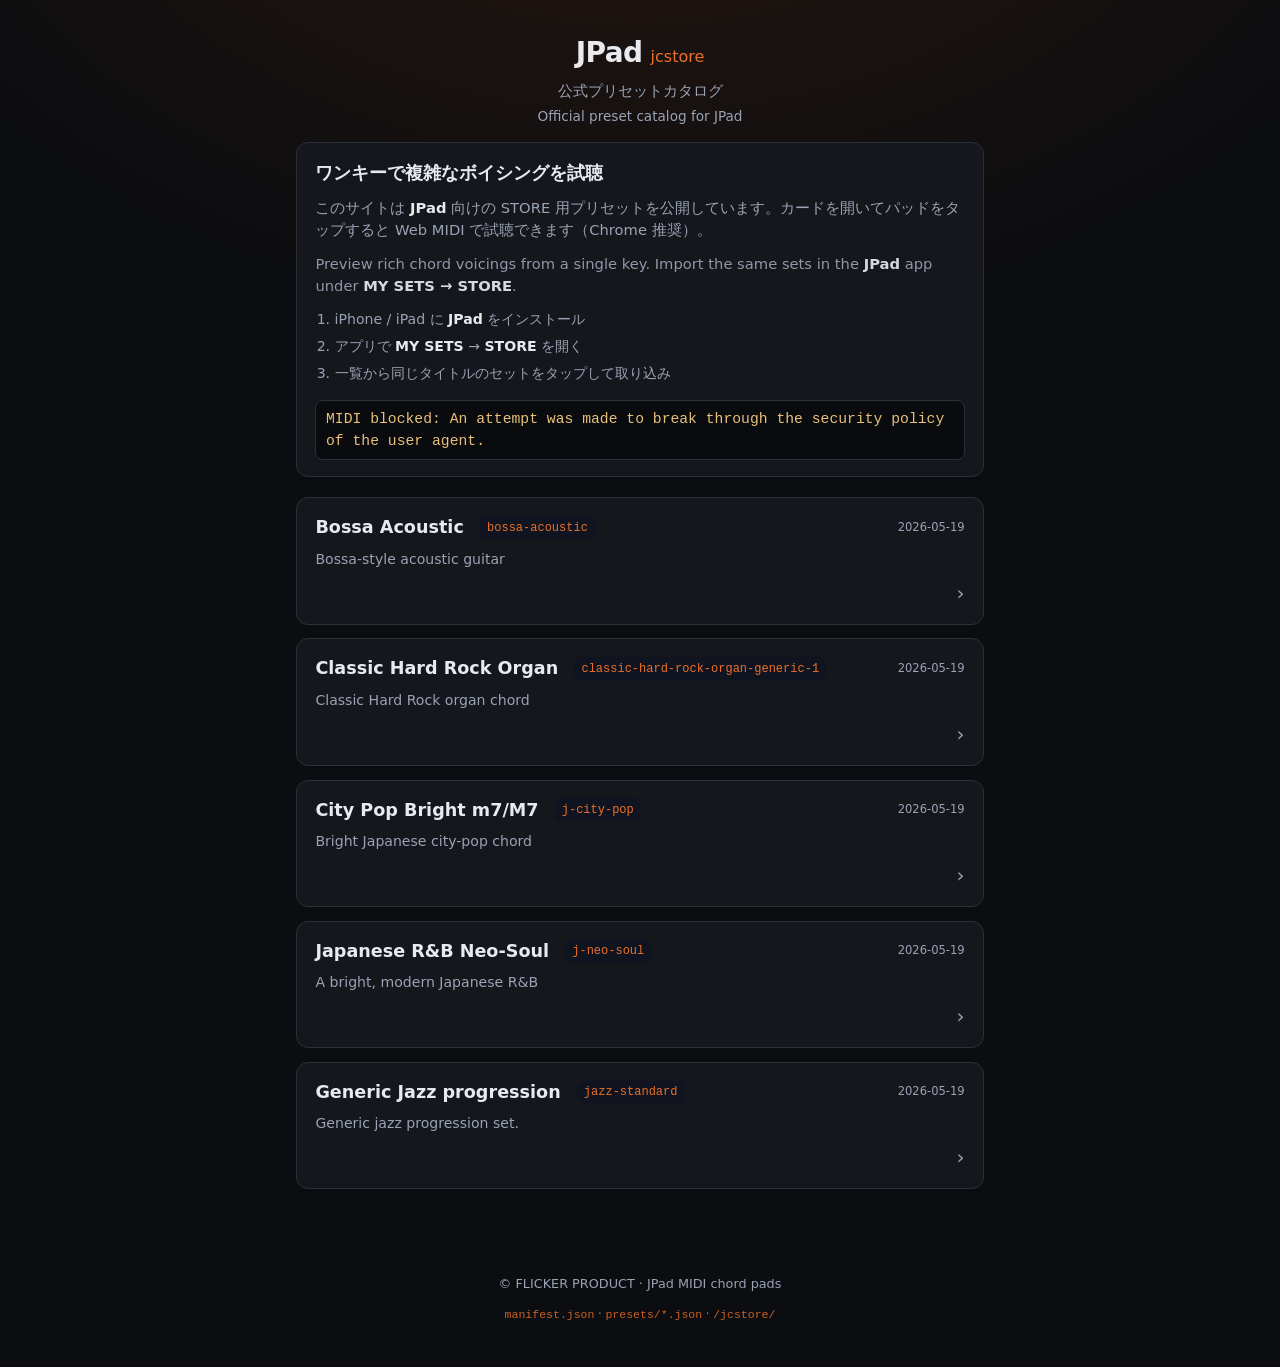
<file: web/jcstore/index.html>
<!DOCTYPE html>
<html lang="ja">
  <head>
    <meta charset="utf-8" />
    <meta name="viewport" content="width=device-width, initial-scale=1" />
    <title>jcstore — JPad Presets</title>
    <meta
      name="description"
      content="Official JPad preset catalog. Preview chord pads in the browser and import the same sets in the JPad app STORE tab."
    />
    <link rel="stylesheet" href="css/style.css" />
  </head>
  <body>
    <header class="site-header">
      <div class="brand">
        <span class="brand-mark">JPad</span>
        <span class="brand-sub">jcstore</span>
      </div>
      <p class="tagline">公式プリセットカタログ</p>
      <p class="tagline-en">Official preset catalog for JPad</p>
    </header>

    <main class="layout">
      <section class="panel intro">
        <h1 class="intro-title">ワンキーで複雑なボイシングを試聴</h1>
        <p class="intro-lead">
          このサイトは <strong>JPad</strong> 向けの STORE 用プリセットを公開しています。カードを開いてパッドをタップすると Web MIDI で試聴できます（Chrome 推奨）。
        </p>
        <p class="intro-lead intro-lead-en">
          Preview rich chord voicings from a single key. Import the same sets in the
          <strong>JPad</strong> app under <strong>MY SETS → STORE</strong>.
        </p>
        <ol class="steps">
          <li>iPhone / iPad に <strong>JPad</strong> をインストール</li>
          <li>アプリで <strong>MY SETS</strong> → <strong>STORE</strong> を開く</li>
          <li>一覧から同じタイトルのセットをタップして取り込み</li>
        </ol>
        <p id="midi-status" class="midi-status" aria-live="polite">MIDI: checking…</p>
      </section>

      <section id="catalog" class="catalog" aria-live="polite">
        <p class="loading">Loading manifest…</p>
      </section>
    </main>

    <footer class="site-footer">
      <p>© FLICKER PRODUCT · <span lang="en">JPad MIDI chord pads</span></p>
      <p class="footer-meta">
        <code>manifest.json</code> · <code>presets/*.json</code> ·
        <code>/jcstore/</code>
      </p>
    </footer>

    <script src="js/app.js" type="module"></script>
  </body>
</html>
</file>
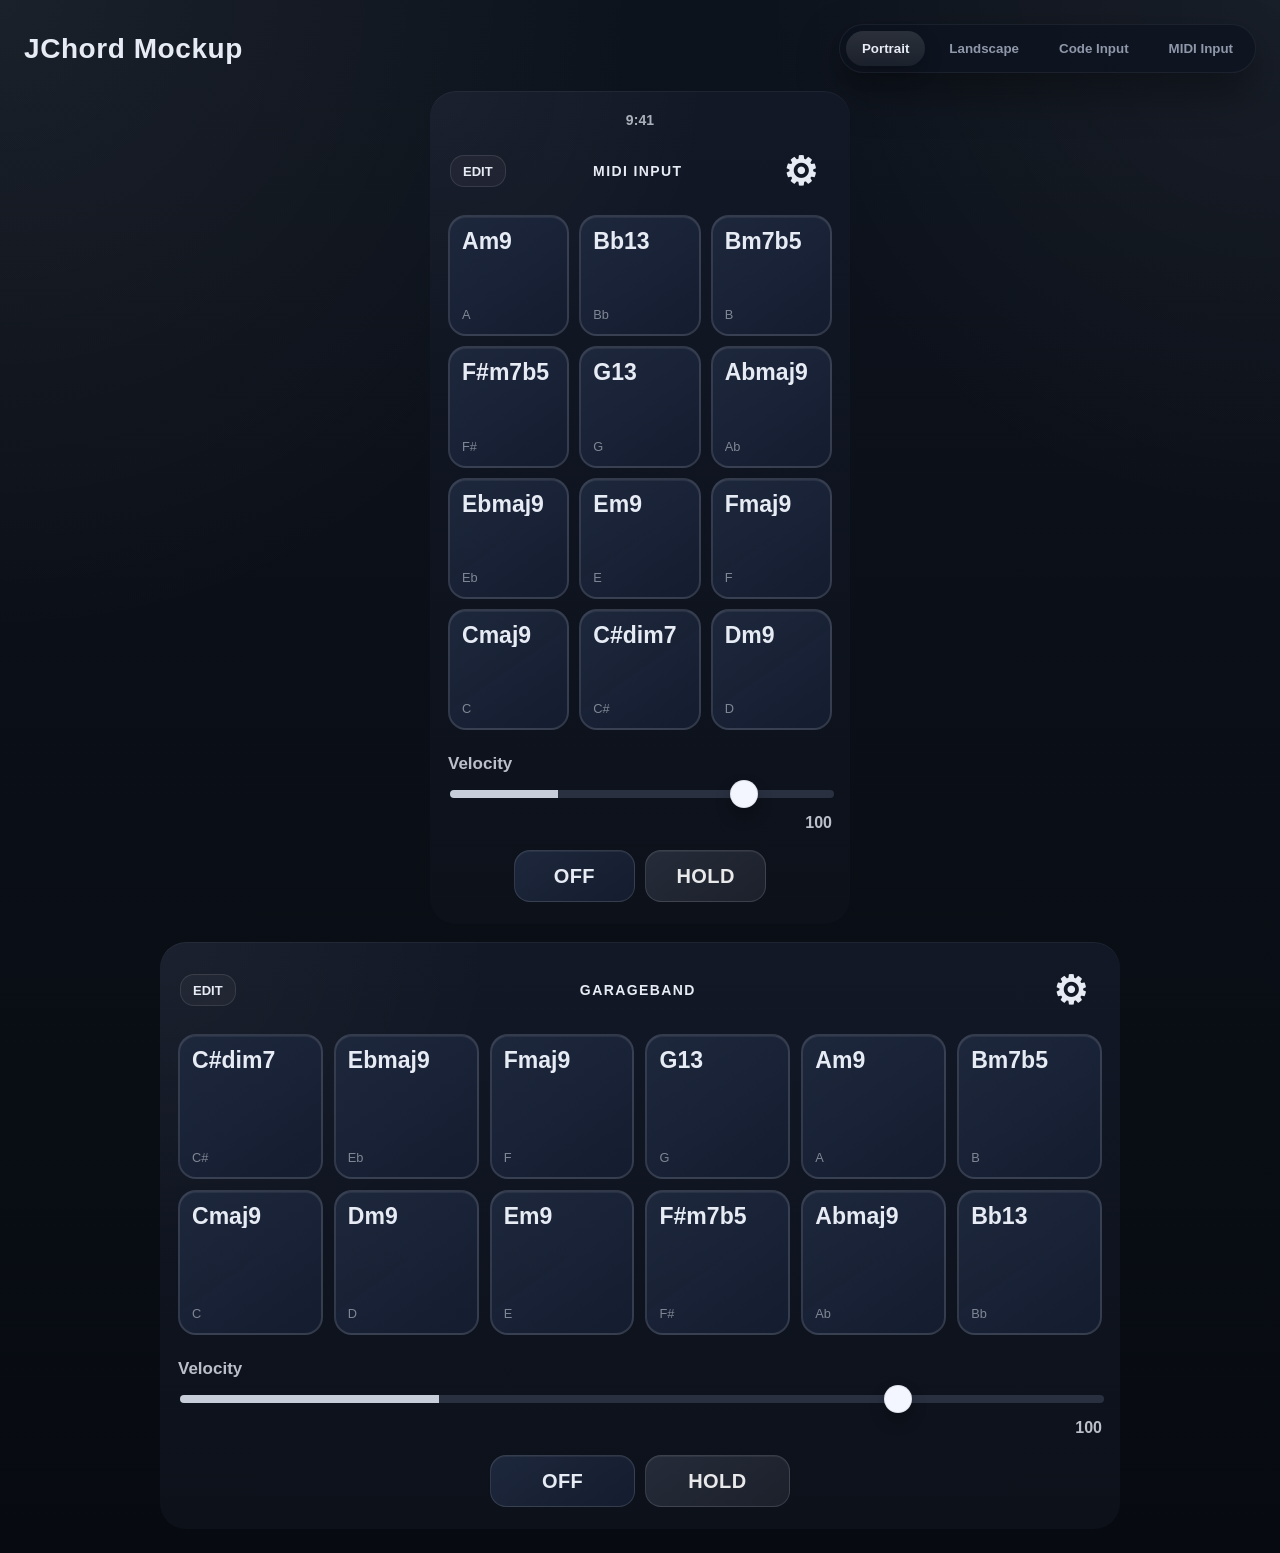
<file: mockups/jchord-mockup.html>
<!doctype html>
<html lang="ja">
<head>
  <meta charset="utf-8" />
  <meta name="viewport" content="width=device-width, initial-scale=1" />
  <title>JChord Mockup</title>
  <style>
    :root {
      --bg: #0c111a;
      --bg-soft: #121826;
      --panel: rgba(17, 24, 38, 0.84);
      --panel-strong: rgba(20, 28, 43, 0.96);
      --panel-border: rgba(255, 255, 255, 0.08);
      --surface: rgba(22, 30, 47, 0.82);
      --surface-border: rgba(255, 255, 255, 0.08);
      --pad-bg: linear-gradient(145deg, rgba(30, 40, 61, 0.98), rgba(21, 30, 48, 0.96));
      --pad-border: rgba(255, 255, 255, 0.12);
      --pad-pressed-bg: linear-gradient(145deg, rgba(56, 63, 78, 0.98), rgba(36, 42, 54, 0.98));
      --pad-pressed-border: rgba(255, 255, 255, 0.18);
      --text: #e6ebf4;
      --muted: rgba(230, 235, 244, 0.8);
      --red: #e9edf5;
      --blue: #e9edf5;
      --track: #293040;
      --track-fill: #c7ceda;
      --shadow: 0 18px 44px rgba(0, 0, 0, 0.38);
    }

    * { box-sizing: border-box; }
    html, body {
      margin: 0;
      min-height: 100%;
      background:
        radial-gradient(circle at top left, rgba(255, 255, 255, 0.06), transparent 32%),
        radial-gradient(circle at top right, rgba(255, 255, 255, 0.05), transparent 26%),
        linear-gradient(180deg, #0d131d, #090d14 72%, #070b11);
      color: var(--text);
      font-family: -apple-system, BlinkMacSystemFont, "Segoe UI", sans-serif;
    }

    body {
      padding: 24px;
    }

    .page {
      max-width: 1600px;
      margin: 0 auto;
      display: grid;
      gap: 18px;
    }

    .header {
      display: flex;
      align-items: center;
      justify-content: space-between;
      gap: 12px;
      flex-wrap: wrap;
    }

    .title {
      font-size: 28px;
      font-weight: 800;
      letter-spacing: 0.02em;
      margin: 0;
    }

    .tabs {
      display: inline-flex;
      gap: 8px;
      padding: 6px;
      border-radius: 999px;
      background: rgba(14, 20, 31, 0.78);
      box-shadow: var(--shadow);
      border: 1px solid rgba(255,255,255,0.06);
    }

    .tab {
      border: 0;
      border-radius: 999px;
      padding: 10px 16px;
      font-weight: 700;
      background: transparent;
      color: #8f98aa;
      cursor: pointer;
    }

    .tab.active {
      background: linear-gradient(180deg, rgba(255,255,255,0.12), rgba(255,255,255,0.06));
      color: var(--text);
      box-shadow: 0 8px 18px rgba(0,0,0,0.22);
    }

    .mockup-shell {
      display: grid;
      grid-template-columns: 1fr;
      gap: 18px;
    }

    .artboard {
      background: transparent;
      backdrop-filter: none;
      border: 0;
      box-shadow: none;
      border-radius: 0;
      padding: 0;
      overflow: hidden;
    }

    .artboard.hidden {
      display: none;
    }

    .device {
      margin: 0 auto;
      background:
        radial-gradient(circle at top left, rgba(255, 255, 255, 0.04), transparent 30%),
        linear-gradient(180deg, var(--bg-soft), var(--bg));
      border-radius: 26px;
      padding: 18px 18px 22px;
      box-shadow: inset 0 1px 0 rgba(255,255,255,0.05);
    }

    .device.portrait {
      width: min(420px, 100%);
      --pad-columns: 3;
      --pad-gap: 10px;
    }

    .device.landscape {
      width: min(960px, 100%);
      --pad-columns: 6;
      --pad-gap: 11px;
    }

    .safe-top {
      height: 22px;
      margin-bottom: 10px;
      display: flex;
      align-items: center;
      justify-content: center;
      color: rgba(230, 235, 244, 0.72);
      font-size: 14px;
      font-weight: 700;
      letter-spacing: 0.01em;
    }

    .top-label {
      width: 100%;
      display: grid;
      grid-template-columns: auto 1fr auto;
      align-items: center;
      gap: 12px;
      font-weight: 800;
      letter-spacing: 0.01em;
      margin: 0 0 10px;
      padding: 0 2px 4px;
      border-radius: 0;
      background: transparent;
      border: 0;
      box-shadow: none;
    }

    .output-name {
      text-align: center;
      font-size: 14px;
      font-weight: 800;
      letter-spacing: 0.1em;
      color: var(--text);
    }

    .top-action {
      border: 1px solid rgba(255, 255, 255, 0.1);
      background: rgba(255, 255, 255, 0.04);
      color: var(--text);
      border-radius: 14px;
      min-width: 42px;
      height: 32px;
      padding: 0 12px;
      font-size: 13px;
      font-weight: 800;
      display: inline-flex;
      align-items: center;
      justify-content: center;
    }

    .top-action.icon {
      width: 60px;
      min-width: 60px;
      height: 60px;
      padding: 0;
      font-size: 39px;
      line-height: 1;
      border: 0;
      background: transparent;
    }

    .grid {
      display: grid;
      gap: var(--grid-gap);
      margin-bottom: 18px;
    }

    .portrait .grid {
      --grid-gap: var(--pad-gap);
      grid-template-columns: repeat(3, 1fr);
    }

    .landscape .grid {
      --grid-gap: var(--pad-gap);
      grid-template-columns: repeat(6, 1fr);
    }

    .pad {
      aspect-ratio: 1 / 1;
      border-radius: 18px;
      padding: 12px;
      background: var(--pad-bg);
      border: 2px solid var(--pad-border);
      box-shadow: inset 0 1px 0 rgba(255,255,255,0.06);
      display: flex;
      flex-direction: column;
      justify-content: space-between;
      overflow: hidden;
    }

    .pad.press {
      background: var(--pad-pressed-bg);
      border-color: var(--pad-pressed-border);
      color: white;
    }

    .pad.press .pad-name,
    .pad.press .pad-root {
      color: rgba(255,255,255,0.92);
    }

    .pad-name {
      font-size: clamp(18px, 1.8vw, 28px);
      font-weight: 800;
      line-height: 1.05;
      white-space: nowrap;
      overflow: hidden;
      text-overflow: ellipsis;
    }

    .pad-root {
      font-size: clamp(12px, 1vw, 16px);
      color: rgba(230, 235, 244, 0.5);
      white-space: nowrap;
      overflow: hidden;
      text-overflow: ellipsis;
    }

    .controls {
      display: grid;
      gap: 18px;
      padding-top: 6px;
    }

    .controls-row {
      display: grid;
      gap: 14px;
    }

    .label-line {
      display: flex;
      align-items: center;
      justify-content: space-between;
      gap: 12px;
      font-weight: 700;
      color: var(--muted);
      font-size: 17px;
    }

    .velocity-readout {
      text-align: right;
      font-weight: 700;
      font-size: 16px;
      color: var(--muted);
      margin-top: 0;
    }

    .slider {
      width: 100%;
      appearance: none;
      height: 8px;
      border-radius: 999px;
      background: linear-gradient(90deg, var(--track-fill) 0 28%, var(--track) 28% 100%);
      outline: none;
    }

    .slider::-webkit-slider-thumb {
      appearance: none;
      width: 28px;
      height: 28px;
      border-radius: 50%;
      background: #f3f6ff;
      border: 1px solid rgba(0,0,0,0.08);
      box-shadow: 0 8px 16px rgba(0,0,0,0.24);
      cursor: pointer;
    }

    .slider::-moz-range-thumb {
      width: 28px;
      height: 28px;
      border-radius: 50%;
      background: #f3f6ff;
      border: 1px solid rgba(0,0,0,0.08);
      box-shadow: 0 8px 16px rgba(0,0,0,0.24);
      cursor: pointer;
    }

    .noteoff-wrap {
      display: flex;
      justify-content: center;
      gap: 10px;
    }

    .noteoff {
      width: calc((100% - (var(--pad-columns) - 1) * var(--pad-gap)) / var(--pad-columns));
      display: inline-flex;
      align-items: center;
      justify-content: center;
      border: 1px solid rgba(255, 255, 255, 0.12);
      border-radius: 16px;
      background: var(--pad-bg);
      color: var(--text);
      font-weight: 800;
      letter-spacing: 0.02em;
      box-shadow: inset 0 1px 0 rgba(255,255,255,0.06);
      user-select: none;
    }

    .noteoff.subtle {
      background: linear-gradient(145deg, rgba(38, 44, 58, 0.98), rgba(28, 33, 44, 0.98));
      color: rgba(255, 255, 255, 0.9);
    }

    .noteoff {
      height: 52px;
      font-size: 20px;
    }

    .legend {
      display: flex;
      gap: 14px;
      flex-wrap: wrap;
      color: #697080;
      font-size: 13px;
      padding-left: 4px;
    }

    .editor {
      display: grid;
      gap: 14px;
      grid-template-columns: 1fr;
      align-items: start;
    }

    .editor-card {
      background: var(--panel-strong);
      border: 1px solid var(--surface-border);
      border-radius: 22px;
      padding: 18px;
      box-shadow: 0 10px 24px rgba(0, 0, 0, 0.22);
    }

    .editor-header {
      display: flex;
      align-items: center;
      justify-content: center;
      gap: 10px;
      margin-bottom: 14px;
    }

    .editor-title {
      font-size: 22px;
      font-weight: 800;
      margin: 0;
      text-align: center;
    }

    .badge {
      display: inline-flex;
      align-items: center;
      justify-content: center;
      padding: 7px 10px;
      border-radius: 999px;
      background: rgba(255, 255, 255, 0.08);
      color: #b8cbff;
      font-size: 12px;
      font-weight: 800;
      letter-spacing: 0.03em;
      white-space: nowrap;
    }

    .field-label {
      display: block;
      font-size: 13px;
      font-weight: 800;
      color: var(--muted);
      margin: 0 0 8px;
      letter-spacing: 0.02em;
    }

    .field-header {
      display: flex;
      align-items: center;
      justify-content: space-between;
      gap: 12px;
      margin: 0 0 8px;
    }

    .field-actions {
      display: inline-flex;
      gap: 8px;
      flex-wrap: wrap;
      justify-content: flex-end;
    }

    .field-action {
      border: 1px solid rgba(255, 255, 255, 0.1);
      background: rgba(255, 255, 255, 0.04);
      color: var(--muted);
      border-radius: 999px;
      padding: 6px 12px;
      font-size: 12px;
      font-weight: 800;
      letter-spacing: 0.04em;
    }

    .field-action.active {
      background: rgba(255, 255, 255, 0.12);
      color: white;
      border-color: transparent;
    }

    .settings-layout {
      display: grid;
      gap: 14px;
      align-items: start;
    }

    .settings-card {
      background: var(--panel-strong);
      border: 1px solid var(--surface-border);
      border-radius: 22px;
      padding: 18px;
      box-shadow: 0 10px 24px rgba(0, 0, 0, 0.22);
    }

    .settings-title {
      margin: 0 0 14px;
      font-size: 22px;
      font-weight: 800;
      letter-spacing: 0.04em;
    }

    .settings-top {
      display: grid;
      gap: 10px;
    }

    .setting-label {
      font-size: 13px;
      font-weight: 800;
      color: var(--muted);
      letter-spacing: 0.02em;
      margin: 0;
    }

    .segmented {
      display: grid;
      grid-template-columns: repeat(2, minmax(0, 1fr));
      gap: 8px;
      padding: 6px;
      background: rgba(255, 255, 255, 0.04);
      border: 1px solid rgba(255, 255, 255, 0.1);
      border-radius: 18px;
    }

    .segment {
      width: 100%;
      border: 0;
      background: transparent;
      color: var(--text);
      border-radius: 14px;
      padding: 12px 14px;
      font-size: 14px;
      font-weight: 800;
      letter-spacing: 0.04em;
    }

    .segment.active {
      background: rgba(255, 255, 255, 0.14);
      box-shadow: inset 0 1px 0 rgba(255,255,255,0.05);
    }

    .device-list {
      display: grid;
      gap: 8px;
    }

    .device-item {
      display: flex;
      align-items: center;
      justify-content: space-between;
      gap: 12px;
      border: 1px solid rgba(255, 255, 255, 0.1);
      background: rgba(255, 255, 255, 0.05);
      border-radius: 14px;
      padding: 12px 14px;
      font-weight: 800;
    }

    .device-item.active {
      background: rgba(255, 255, 255, 0.12);
    }

    .device-meta {
      color: var(--muted);
      font-size: 13px;
      font-weight: 700;
    }

    .settings-grid {
      display: grid;
      grid-template-columns: 1fr;
      gap: 14px;
    }

    .setting-block {
      display: grid;
      gap: 10px;
    }

    .toggle-row {
      display: flex;
      align-items: center;
      justify-content: space-between;
      gap: 12px;
    }

    .toggle-row .segmented {
      min-width: 170px;
      flex: 0 0 auto;
    }

    .toggle-row .segment {
      min-width: 0;
      width: 100%;
    }

    .test-note-meta {
      display: inline-flex;
      align-items: center;
      gap: 10px;
      flex-wrap: wrap;
    }

    .settings-shell {
      width: min(100%, 560px);
    }

    .toggle {
      width: 70px;
      height: 36px;
      border-radius: 999px;
      background: rgba(255, 255, 255, 0.08);
      border: 1px solid rgba(255, 255, 255, 0.1);
      padding: 3px;
      display: flex;
      align-items: center;
      justify-content: flex-start;
    }

    .toggle.on {
      justify-content: flex-end;
    }

    .toggle-thumb {
      width: 28px;
      height: 28px;
      border-radius: 50%;
      background: #f3f6ff;
      box-shadow: 0 8px 16px rgba(0,0,0,0.24);
    }

    .status-line {
      font-size: 16px;
      font-weight: 800;
      color: var(--text);
    }

    .mini-readout {
      font-size: 14px;
      font-weight: 800;
      color: var(--muted);
      letter-spacing: 0.04em;
    }

    .settings-note {
      margin: 0;
      color: var(--muted);
      font-size: 14px;
      line-height: 1.55;
    }

    .text-input {
      width: 100%;
      border: 1px solid rgba(255, 255, 255, 0.1);
      border-radius: 16px;
      padding: 14px 16px;
      font-size: 22px;
      font-weight: 800;
      color: var(--text);
      background: rgba(255, 255, 255, 0.04);
      outline: none;
    }

    .text-input::placeholder {
      color: #7f899a;
    }

    .suggestion-list {
      display: flex;
      flex-wrap: wrap;
      gap: 6px 8px;
      align-items: flex-start;
    }

    .suggestion {
      width: auto;
      min-width: 0;
      border: 1px solid rgba(255, 255, 255, 0.1);
      background: rgba(255, 255, 255, 0.05);
      color: var(--text);
      border-radius: 14px;
      padding: 6px 12px;
      font-weight: 700;
      font-size: 12px;
      line-height: 1.05;
      min-height: 30px;
      white-space: nowrap;
      flex: 0 0 auto;
    }

    .suggestion.primary {
      background: rgba(255, 255, 255, 0.12);
      color: white;
      border-color: transparent;
    }

    .channel-header {
      display: flex;
      align-items: center;
      justify-content: space-between;
      gap: 12px;
      margin-bottom: 8px;
    }

    .channel-picker {
      position: relative;
      width: 180px;
      height: 146px;
      overflow-y: auto;
      scroll-snap-type: y mandatory;
      padding: 46px 0;
      scrollbar-width: none;
      overscroll-behavior: contain;
    }

    .channel-picker::-webkit-scrollbar {
      display: none;
    }

    .channel-picker::before,
    .channel-picker::after {
      content: "";
      position: sticky;
      left: 0;
      right: 0;
      height: 46px;
      display: block;
      pointer-events: none;
      z-index: 1;
    }

    .channel-picker::before {
      top: 0;
      margin-bottom: -46px;
      background: linear-gradient(180deg, rgba(24, 29, 41, 0.98) 0%, rgba(24, 29, 41, 0) 100%);
    }

    .channel-picker::after {
      bottom: 0;
      margin-top: -46px;
      background: linear-gradient(0deg, rgba(24, 29, 41, 0.98) 0%, rgba(24, 29, 41, 0) 100%);
    }

    .channel-picker-inner {
      display: grid;
      gap: 8px;
      position: relative;
      z-index: 0;
    }

    .channel-row {
      width: 100%;
      min-height: 30px;
      border-radius: 13px;
      border: 1px solid rgba(255, 255, 255, 0.06);
      background: rgba(255, 255, 255, 0.035);
      color: var(--text);
      font-size: 13px;
      font-weight: 800;
      letter-spacing: 0.03em;
      display: flex;
      align-items: center;
      justify-content: center;
      padding: 0 14px;
      user-select: none;
      scroll-snap-align: center;
      transform: scale(0.96);
      opacity: 0.48;
      transition: transform 0.18s ease, opacity 0.18s ease, background 0.18s ease;
    }

    .channel-row.active {
      background: rgba(255, 255, 255, 0.12);
      border-color: rgba(255, 255, 255, 0.14);
      box-shadow: inset 0 1px 0 rgba(255,255,255,0.06);
      transform: scale(1);
      opacity: 1;
    }

    .channel-row .channel-value {
      color: #dfe6f6;
    }

    .channel-row .channel-label {
      display: none;
    }

    .stack {
      display: grid;
      gap: 10px;
    }

    .stack > div:nth-child(3),
    .stack > div:nth-child(4) {
      margin-top: 20px;
    }

    .note-row {
      display: flex;
      gap: 10px;
      flex-wrap: wrap;
      align-items: center;
      position: relative;
    }

    .note-chip {
      display: inline-flex;
      align-items: center;
      gap: 8px;
      border-radius: 999px;
      background: rgba(255, 255, 255, 0.07);
      color: rgba(255, 255, 255, 0.9);
      padding: 10px 12px;
      font-size: 13px;
      font-weight: 800;
    }

    .note-chip.low {
      background: rgba(255, 255, 255, 0.1);
      color: rgba(255, 255, 255, 0.9);
    }

    .note-delete {
      border: 0;
      background: rgba(255, 255, 255, 0.08);
      color: inherit;
      width: 22px;
      height: 22px;
      border-radius: 50%;
      font-size: 14px;
      font-weight: 900;
      line-height: 1;
      padding: 0;
    }

    .note-delete.hidden {
      display: none;
    }

    .note-add {
      display: none;
    }

    .note-popup {
      position: absolute;
      left: 50%;
      bottom: calc(100% + 14px);
      transform: translateX(-50%);
      width: min(420px, 92vw);
      background: var(--panel-strong);
      border: 1px solid var(--surface-border);
      border-radius: 18px;
      box-shadow: 0 18px 42px rgba(0, 0, 0, 0.28);
      padding: 14px;
      display: none;
      z-index: 10;
    }

    .note-popup.visible {
      display: grid;
      gap: 10px;
    }

    .note-popup.hidden {
      display: none;
    }

    .note-popup-input {
      width: 100%;
      border: 1px solid rgba(255, 255, 255, 0.1);
      border-radius: 14px;
      padding: 12px 42px 12px 14px;
      font-size: 18px;
      font-weight: 800;
      color: var(--text);
      background: rgba(255, 255, 255, 0.04);
      outline: none;
    }

    .note-popup-input-wrap {
      position: relative;
    }

    .note-popup-clear {
      position: absolute;
      right: 10px;
      top: 50%;
      transform: translateY(-50%);
      border: 0;
      width: 26px;
      height: 26px;
      border-radius: 50%;
      background: rgba(255, 255, 255, 0.08);
      color: rgba(255, 255, 255, 0.92);
      font-size: 16px;
      font-weight: 900;
      line-height: 1;
      display: inline-flex;
      align-items: center;
      justify-content: center;
    }

    .note-popup-hint {
      margin: 0;
      font-size: 14px;
      color: var(--text);
      font-weight: 700;
      line-height: 1.4;
    }

    .note-popup-row {
      display: flex;
      gap: 10px;
      justify-content: flex-end;
    }

    .note-popup-button {
      border: 0;
      border-radius: 12px;
      padding: 10px 14px;
      font-size: 13px;
      font-weight: 800;
    }

    .note-popup-button.primary {
      background: rgba(255, 255, 255, 0.12);
      color: white;
    }

    .note-popup-button.secondary {
      background: rgba(255, 255, 255, 0.08);
      color: rgba(255, 255, 255, 0.9);
    }

    .helper {
      margin: 0;
      color: #717986;
      font-size: 14px;
      line-height: 1.55;
    }

    .root-bank {
      display: grid;
      grid-template-columns: repeat(14, minmax(0, 1fr));
      gap: 8px;
      width: 100%;
      box-sizing: border-box;
    }

    .root-bank.top {
      margin-bottom: 4px;
    }

    .root-bank.bottom {
      margin-top: 0;
    }

    .root-bank.bottom .root-key:nth-child(1) { grid-column: 1 / span 2; }
    .root-bank.bottom .root-key:nth-child(2) { grid-column: 3 / span 2; }
    .root-bank.bottom .root-key:nth-child(3) { grid-column: 5 / span 2; }
    .root-bank.bottom .root-key:nth-child(4) { grid-column: 7 / span 2; }
    .root-bank.bottom .root-key:nth-child(5) { grid-column: 9 / span 2; }
    .root-bank.bottom .root-key:nth-child(6) { grid-column: 11 / span 2; }
    .root-bank.bottom .root-key:nth-child(7) { grid-column: 13 / span 2; }

    .root-bank.top .root-key:nth-child(1) { grid-column: 2 / span 2; }
    .root-bank.top .root-key:nth-child(2) { grid-column: 4 / span 2; }
    .root-bank.top .root-key:nth-child(3) { grid-column: 8 / span 2; }
    .root-bank.top .root-key:nth-child(4) { grid-column: 10 / span 2; }
    .root-bank.top .root-key:nth-child(5) { grid-column: 12 / span 2; }

    .root-bank.top .root-key {
      padding: 10px 10px;
      border-radius: 14px;
      font-size: 14px;
      min-width: 0;
    }

    .root-bank.bottom .root-key {
      padding: 12px 8px;
      border-radius: 14px;
    }

    .root-key {
      width: 100%;
      border: 1px solid rgba(255, 255, 255, 0.1);
      background: rgba(255, 255, 255, 0.05);
      border-radius: 16px;
      padding: 12px 8px;
      text-align: center;
      font-weight: 800;
      font-size: 14px;
      color: var(--text);
    }

    .set-row {
      display: grid;
      grid-template-columns: repeat(2, minmax(0, 1fr));
      gap: 10px;
      margin-top: 26px;
      max-width: 196px;
      margin-left: auto;
      margin-right: auto;
    }

    .set-button {
      width: 100%;
      border: 1px solid rgba(255, 255, 255, 0.5);
      border-radius: 14px;
      background: var(--pad-bg);
      color: var(--text);
      height: 36px;
      font-size: 14px;
      font-weight: 800;
      letter-spacing: 0.04em;
      padding: 0 20px;
      box-shadow: inset 0 1px 0 rgba(255,255,255,0.06);
    }

    .set-button.secondary {
      background: rgba(255, 255, 255, 0.05);
      color: var(--text);
    }

    .root-key.active {
      background: rgba(255, 255, 255, 0.12);
      color: white;
      border-color: transparent;
      box-shadow: 0 10px 18px rgba(0, 0, 0, 0.18);
    }

    @media (max-width: 900px) {
      body { padding: 14px; }
      .device.landscape { width: 100%; }
      .settings-shell { width: 100%; }
      .editor {
        grid-template-columns: 1fr;
      }
    }
  </style>
</head>
<body>
  <div class="page">
    <div class="header">
      <h1 class="title">JChord Mockup</h1>
      <div class="tabs" role="tablist" aria-label="mockup views">
        <button class="tab active" data-target="portrait">Portrait</button>
        <button class="tab" data-target="landscape">Landscape</button>
        <button class="tab" data-target="editor">Code Input</button>
        <button class="tab" data-target="midiInput">MIDI Input</button>
      </div>
    </div>

    <div class="mockup-shell">
      <section class="artboard" data-panel="portrait">
        <div class="device portrait">
          <div class="safe-top">9:41</div>
          <div class="top-label">
            <button class="top-action" type="button">EDIT</button>
            <span class="output-name">MIDI INPUT</span>
            <button class="top-action icon" type="button" aria-label="MIDI settings">⚙</button>
          </div>
          <div class="grid" id="portraitGrid"></div>
          <div class="controls">
            <div class="controls-row">
              <div class="label-line">
                <span>Velocity</span>
              </div>
              <input class="slider" type="range" min="1" max="127" value="100" />
              <div class="velocity-readout">100</div>
            </div>
            <div class="noteoff-wrap">
              <button class="noteoff">OFF</button>
              <button class="noteoff subtle">HOLD</button>
            </div>
          </div>
        </div>
      </section>

      <section class="artboard" data-panel="landscape">
        <div class="device landscape">
          <div class="top-label">
            <button class="top-action" type="button">EDIT</button>
            <span class="output-name">GARAGEBAND</span>
            <button class="top-action icon" type="button" aria-label="MIDI settings">⚙</button>
          </div>
          <div class="grid" id="landscapeGrid"></div>
          <div class="controls">
            <div class="controls-row">
              <div class="label-line">
                <span>Velocity</span>
              </div>
              <input class="slider" type="range" min="1" max="127" value="100" />
              <div class="velocity-readout">100</div>
            </div>
            <div class="noteoff-wrap">
              <button class="noteoff">OFF</button>
              <button class="noteoff subtle">HOLD</button>
            </div>
          </div>
        </div>
      </section>

      <section class="artboard hidden" data-panel="editor">
        <div class="device" style="width: min(1120px, 100%);">
          <div class="editor">
            <div class="editor-card">
              <div class="editor-header">
                <h2 class="editor-title">PAD 01</h2>
              </div>

              <div class="stack">
                <div>
                  <label class="field-label" for="labelInput">LABEL</label>
                  <input id="labelInput" class="text-input" placeholder="[Chord name]" />
                </div>

                <div>
                  <label class="field-label">CANDIDATES</label>
                  <div class="suggestion-list">
                    <button class="suggestion primary">Chrd#01</button>
                    <button class="suggestion">Chrd#02</button>
                    <button class="suggestion">Chrd#03</button>
                    <button class="suggestion">Chrd#04</button>
                    <button class="suggestion">Chrd#05</button>
                    <button class="suggestion">Chrd#06</button>
                    <button class="suggestion">Chrd#07</button>
                    <button class="suggestion">Chrd#08</button>
                    <button class="suggestion">Chrd#09</button>
                  </div>
                </div>

                <div>
                  <label class="field-label">ROOT</label>
                  <div class="root-bank top">
                    <button class="root-key">C#</button>
                    <button class="root-key">D#</button>
                    <button class="root-key">F#</button>
                    <button class="root-key">G#</button>
                    <button class="root-key">A#</button>
                  </div>
                  <div class="root-bank bottom">
                    <button class="root-key">C</button>
                    <button class="root-key active">D</button>
                    <button class="root-key">E</button>
                    <button class="root-key">F</button>
                    <button class="root-key">G</button>
                    <button class="root-key">A</button>
                    <button class="root-key">B</button>
                  </div>
                </div>

                <div>
                  <div class="field-header">
                    <label class="field-label" style="margin:0;">INPUT NOTES</label>
                    <div class="field-actions">
                      <button class="field-action active" id="addModeButton" type="button">ADD</button>
                      <button class="field-action" id="delModeButton" type="button">DEL</button>
                    </div>
                  </div>
                  <div class="note-row">
                    <span class="note-chip low">C3 <button class="note-delete hidden" aria-label="delete note">×</button></span>
                    <span class="note-chip">E3 <button class="note-delete hidden" aria-label="delete note">×</button></span>
                    <span class="note-chip">G3 <button class="note-delete hidden" aria-label="delete note">×</button></span>
                    <span class="note-chip">B3 <button class="note-delete hidden" aria-label="delete note">×</button></span>
                    <span class="note-chip">D4 <button class="note-delete hidden" aria-label="delete note">×</button></span>
                    <div class="note-popup" id="notePopup" aria-hidden="true">
                      <p class="note-popup-hint">Key Input...</p>
                      <div class="note-popup-input-wrap">
                        <input class="note-popup-input" value="C2, C3" />
                        <button class="note-popup-clear" type="button" aria-label="clear captured notes">×</button>
                      </div>
                      <div class="note-popup-row">
                        <button class="note-popup-button secondary" type="button">CANCEL</button>
                        <button class="note-popup-button primary" type="button">ADD</button>
                      </div>
                    </div>
                  </div>
                </div>

                <div class="set-row">
                  <button class="set-button secondary">CANCEL</button>
                  <button class="set-button">SET</button>
                </div>
              </div>
            </div>
          </div>
        </div>
      </section>

      <section class="artboard hidden" data-panel="midiInput">
        <div class="device settings-shell">
          <div class="settings-layout">
            <div class="settings-card">
              <div class="settings-top">
                <div class="segmented">
                  <button class="segment active" type="button" data-midi-source="garageband">GARAGE BAND</button>
                  <button class="segment" type="button" data-midi-source="device">MIDI Device</button>
                </div>
                <div class="device-list">
                  <div class="device-item active" data-midi-source="garageband" id="garagebandDevice">
                    <span>GarageBand</span>
                    <span class="device-meta">connected</span>
                  </div>
                  <div class="device-item" data-midi-source="device" id="usbDevice">
                    <span>USB MIDI Keyboard</span>
                    <span class="device-meta">available</span>
                  </div>
                  <div class="device-item" data-midi-source="device" id="externalDevice">
                    <span>External Interface</span>
                    <span class="device-meta">available</span>
                  </div>
                </div>
              </div>
            </div>

            <div class="settings-grid">
              <div class="settings-card">
                <div class="toggle-row">
                  <div class="test-note-meta">
                    <div class="setting-label">TEST NOTE</div>
                  </div>
                  <div class="segmented">
                    <button class="segment active" type="button">ON</button>
                    <button class="segment" type="button">RESET</button>
                  </div>
                </div>
              </div>

              <div class="settings-card" id="midiChannelCard" hidden>
                <div class="channel-header">
                  <div class="setting-label" style="margin:0;">MIDI CHANNEL</div>
                  <div class="channel-picker" id="channelPicker">
                    <div class="channel-picker-inner">
                      <div class="channel-row active"><span class="channel-value">CH 1</span></div>
                      <div class="channel-row"><span class="channel-value">CH 2</span></div>
                      <div class="channel-row"><span class="channel-value">CH 3</span></div>
                      <div class="channel-row"><span class="channel-value">CH 4</span></div>
                      <div class="channel-row"><span class="channel-value">CH 5</span></div>
                      <div class="channel-row"><span class="channel-value">CH 6</span></div>
                      <div class="channel-row"><span class="channel-value">CH 7</span></div>
                      <div class="channel-row"><span class="channel-value">CH 8</span></div>
                      <div class="channel-row"><span class="channel-value">CH 9</span></div>
                      <div class="channel-row"><span class="channel-value">CH 10</span></div>
                      <div class="channel-row"><span class="channel-value">CH 11</span></div>
                      <div class="channel-row"><span class="channel-value">CH 12</span></div>
                      <div class="channel-row"><span class="channel-value">CH 13</span></div>
                      <div class="channel-row"><span class="channel-value">CH 14</span></div>
                      <div class="channel-row"><span class="channel-value">CH 15</span></div>
                      <div class="channel-row"><span class="channel-value">CH 16</span></div>
                    </div>
                  </div>
                </div>
              </div>
            </div>
          </div>
        </div>
      </section>
    </div>
  </div>

  <script>
    const pads = [
      { name: "Cmaj9", root: "C" },
      { name: "C#dim7", root: "C#" },
      { name: "Dm9", root: "D" },
      { name: "Ebmaj9", root: "Eb" },
      { name: "Em9", root: "E" },
      { name: "Fmaj9", root: "F" },
      { name: "F#m7b5", root: "F#" },
      { name: "G13", root: "G" },
      { name: "Abmaj9", root: "Ab" },
      { name: "Am9", root: "A" },
      { name: "Bb13", root: "Bb" },
      { name: "Bm7b5", root: "B" }
    ];

    const portraitOrder = [9, 10, 11, 6, 7, 8, 3, 4, 5, 0, 1, 2];
    const landscapeOrder = [1, 3, 5, 7, 9, 11, 0, 2, 4, 6, 8, 10];

    function renderGrid(el, order, cols) {
      el.style.gridTemplateColumns = `repeat(${cols}, 1fr)`;
      el.innerHTML = order.map(index => {
        const pad = pads[index];
        return `
          <div class="pad">
            <div class="pad-name">${pad.name}</div>
            <div class="pad-root">${pad.root}</div>
          </div>
        `;
      }).join("");
    }

    renderGrid(document.getElementById("portraitGrid"), portraitOrder, 3);
    renderGrid(document.getElementById("landscapeGrid"), landscapeOrder, 6);

    const tabs = Array.from(document.querySelectorAll(".tab"));
    const panels = Array.from(document.querySelectorAll(".artboard"));

    tabs.forEach(tab => {
      tab.addEventListener("click", () => {
        tabs.forEach(t => t.classList.toggle("active", t === tab));
        const target = tab.dataset.target;
        panels.forEach(panel => {
          const name = panel.dataset.panel;
          panel.classList.toggle("hidden", target !== name);
        });
      });
    });

    const labelInput = document.getElementById("labelInput");
    labelInput.addEventListener("input", () => {
      labelInput.value = labelInput.value.toUpperCase();
    });

    const rootKeys = Array.from(document.querySelectorAll(".root-key"));
    rootKeys.forEach(key => {
      key.addEventListener("click", () => {
        rootKeys.forEach(item => item.classList.remove("active"));
        key.classList.add("active");
      });
    });

    const addModeButton = document.getElementById("addModeButton");
    const delModeButton = document.getElementById("delModeButton");
    const notePopup = document.getElementById("notePopup");
    const notePopupClear = document.querySelector(".note-popup-clear");
    const deleteButtons = Array.from(document.querySelectorAll(".note-delete"));
    let deleteMode = false;

    function setNoteMode(mode, showPopup = false) {
      const isAdd = mode === "add";
      addModeButton.classList.toggle("active", isAdd);
      delModeButton.classList.toggle("active", !isAdd);
      deleteButtons.forEach(button => button.classList.toggle("hidden", isAdd));
      setPopupVisible(isAdd && showPopup);
    }

    function setPopupVisible(visible) {
      notePopup.classList.toggle("visible", visible);
      notePopup.classList.toggle("hidden", !visible);
      notePopup.setAttribute("aria-hidden", String(!visible));
    }

    addModeButton.addEventListener("click", () => {
      deleteMode = false;
      setNoteMode("add", true);
    });
    delModeButton.addEventListener("click", () => {
      deleteMode = !deleteMode;
      setNoteMode(deleteMode ? "del" : "add");
    });
    notePopupClear.addEventListener("click", () => {
      const input = document.querySelector(".note-popup-input");
      input.value = "";
    });
    setPopupVisible(false);
    setNoteMode("add", false);

    const midiSourceButtons = Array.from(document.querySelectorAll("[data-midi-source]"));
    const midiChannelCard = document.getElementById("midiChannelCard");
    const channelRows = Array.from(document.querySelectorAll(".channel-row"));
    const deviceItems = Array.from(document.querySelectorAll(".device-item[data-midi-source]"));
    const garagebandDevice = document.getElementById("garagebandDevice");
    const usbDevice = document.getElementById("usbDevice");
    const externalDevice = document.getElementById("externalDevice");
    const channelPicker = document.getElementById("channelPicker");

    function setMidiSource(mode) {
      midiSourceButtons.forEach(button => {
        if (button.matches(".device-item")) {
          button.classList.toggle("active", button.dataset.midiSource === mode);
        } else if (button.matches(".segment")) {
          button.classList.toggle("active", button.dataset.midiSource === mode);
        }
      });
      midiChannelCard.hidden = mode !== "device";
      garagebandDevice.hidden = mode !== "garageband";
      usbDevice.hidden = mode !== "device";
      externalDevice.hidden = mode !== "device";
      deviceItems.forEach(item => item.classList.toggle("active", item.dataset.midiSource === mode && item === (mode === "garageband" ? garagebandDevice : usbDevice)));
      if (mode === "device") {
        requestAnimationFrame(() => {
          const activeRow = channelRows.find(item => item.classList.contains("active")) || channelRows[0];
          if (activeRow) {
            activeRow.scrollIntoView({ block: "center", behavior: "auto" });
          }
        });
      }
    }

    function setMidiChannel(row) {
      channelRows.forEach(item => item.classList.toggle("active", item === row));
      row.scrollIntoView({ block: "center", behavior: "smooth" });
    }

    midiSourceButtons.forEach(button => {
      button.addEventListener("click", () => setMidiSource(button.dataset.midiSource));
    });

    channelRows.forEach(row => {
      row.addEventListener("click", () => setMidiChannel(row));
    });

    setMidiSource("garageband");
    if (channelRows[0]) {
      channelPicker.scrollTop = 0;
    }
  </script>
</body>
</html>
</file>
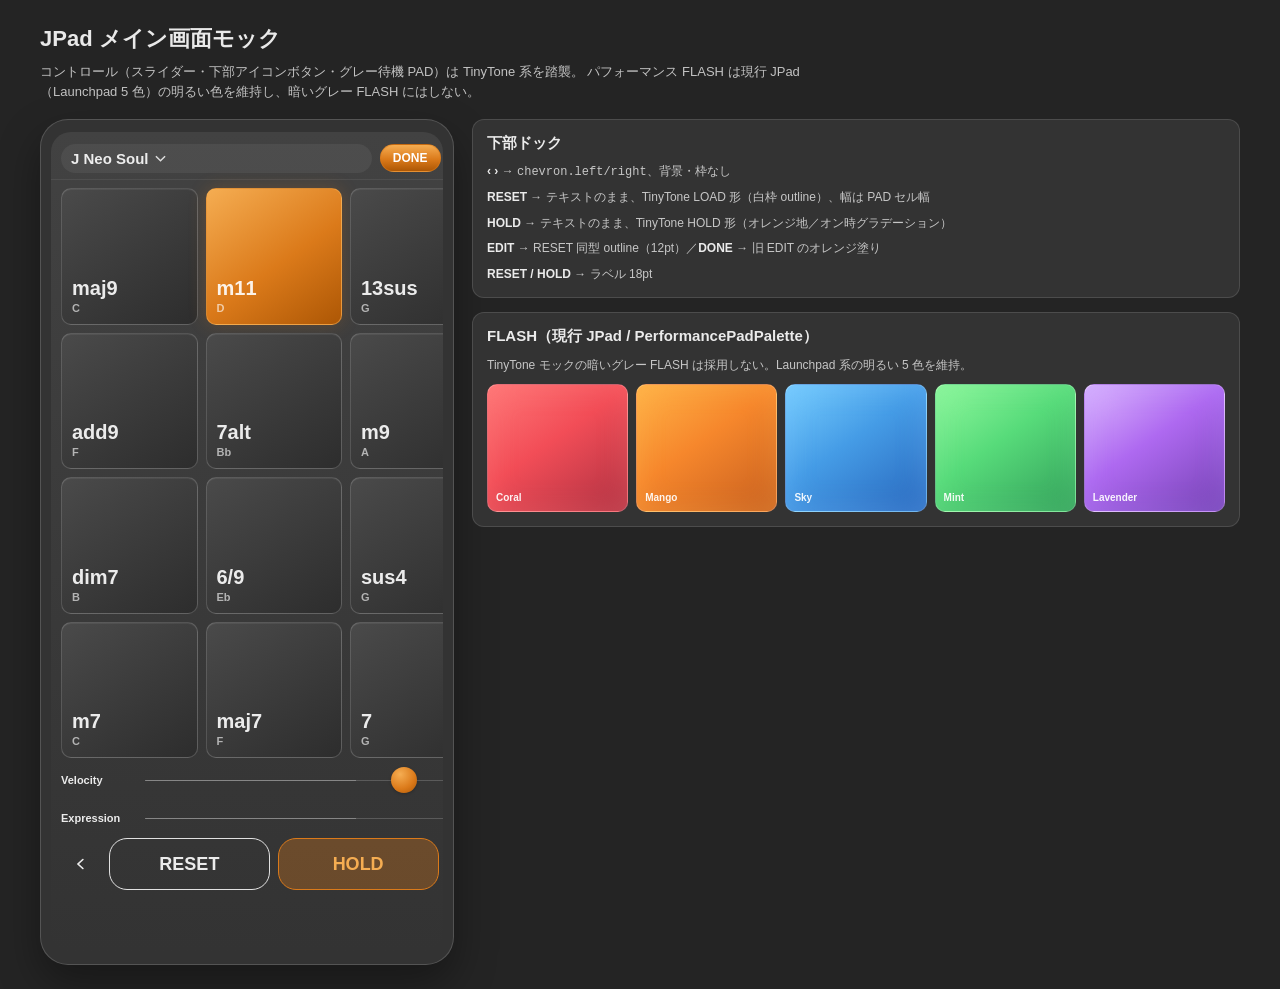
<file: mockups/jpad-main-screen.html>
<!doctype html>
<html lang="ja">
<head>
  <meta charset="utf-8">
  <meta name="viewport" content="width=device-width, initial-scale=1">
  <title>JPad Main Screen — Chrome + Original FLASH</title>
  <style>
    :root {
      --app-bg: #333333;
      --panel: #3d3d3d;
      --panel-border: rgba(255,255,255,.12);
      --text: rgba(255,255,255,.90);
      --muted: rgba(255,255,255,.72);
      --pad-idle-top: #4a4a4a;
      --pad-idle-bottom: #2d2d2d;
      --pad-border: rgba(255,255,255,.18);
      --accent-light: #f5ad52;
      --accent-mid: #db7a1a;
      --accent-deep: #ad5705;
      --track-fill: rgba(255,255,255,.40);
      --track-max: rgba(255,255,255,.18);
      --green: #5dcc75;
      --radius: 8px;
      --icon-btn-radius: 18px;
      font-family: -apple-system, BlinkMacSystemFont, "SF Pro Text", "Helvetica Neue", Arial, sans-serif;
    }
    * { box-sizing: border-box; }
    body {
      margin: 0;
      min-height: 100vh;
      background: #242424;
      color: var(--text);
      padding: 24px;
    }
    main { max-width: 1200px; margin: 0 auto; display: grid; gap: 18px; }
    h1 { margin: 0; font-size: 22px; }
    .note { margin: 8px 0 0; color: var(--muted); font-size: 13px; line-height: 1.5; max-width: 820px; }
    .layout { display: grid; grid-template-columns: 414px 1fr; gap: 18px; align-items: start; }
    .phone {
      background: var(--app-bg);
      border: 1px solid rgba(255,255,255,.16);
      border-radius: 28px;
      padding: 12px 10px;
      box-shadow: 0 18px 42px rgba(0,0,0,.35);
    }
    .screen {
      height: 820px;
      border-radius: 20px;
      overflow: hidden;
      background: linear-gradient(180deg, #424242, var(--app-bg));
      display: grid;
      grid-template-rows: 48px 1fr auto 52px;
    }
    .topbar {
      display: grid;
      grid-template-columns: 1fr auto;
      align-items: center;
      gap: 8px;
      padding: 6px 10px;
      border-bottom: 1px solid rgba(255,255,255,.07);
    }
    .set-pill {
      display: flex;
      align-items: center;
      gap: 6px;
      min-width: 0;
      padding: 6px 10px;
      border-radius: 999px;
      background: rgba(255,255,255,.06);
      font-size: 15px;
      font-weight: 700;
    }
    .set-pill svg { width: 11px; height: 11px; opacity: .9; flex: 0 0 auto; }
    .top-actions { display: flex; gap: 6px; align-items: center; }
    .text-btn {
      padding: 6px 12px;
      border-radius: var(--icon-btn-radius);
      border: 1px solid rgba(255,255,255,.85);
      background: transparent;
      color: var(--text);
      font-size: 12px;
      font-weight: 650;
    }
    .text-btn.done {
      border-color: rgba(219,122,26,.55);
      background: linear-gradient(180deg, var(--accent-light), var(--accent-mid) 55%, var(--accent-deep));
      color: #fff;
    }
    .icon-btn {
      width: 40px;
      height: 40px;
      border-radius: var(--icon-btn-radius);
      border: 1px solid rgba(255,255,255,.85);
      background: transparent;
      color: var(--text);
      display: grid;
      place-items: center;
    }
    .icon-btn svg { width: 18px; height: 18px; fill: currentColor; }
    .mid {
      display: grid;
      grid-template-rows: 1fr auto;
      min-height: 0;
      padding: 8px 10px 6px;
      gap: 8px;
    }
    .pad-grid {
      display: grid;
      grid-template-columns: repeat(3, 1fr);
      gap: 8px;
      min-height: 0;
    }
    .pad {
      aspect-ratio: 1;
      border-radius: 10px;
      border: 1.25px solid var(--pad-border);
      background: linear-gradient(145deg, var(--pad-idle-top), var(--pad-idle-bottom));
      padding: 10px;
      display: flex;
      flex-direction: column;
      justify-content: end;
      box-shadow: inset 0 1px 0 rgba(255,255,255,.06);
    }
    .pad.active {
      border-color: rgba(245,173,82,.55);
      background: linear-gradient(145deg, var(--accent-light), var(--accent-mid) 55%, var(--accent-deep));
      box-shadow: 0 0 18px rgba(219,122,26,.22);
    }
    .pad-title { font-size: 20px; font-weight: 800; line-height: 1.05; }
    .pad-sub { margin-top: 3px; font-size: 11px; color: rgba(255,255,255,.62); font-weight: 650; }
    .sliders { display: grid; gap: 10px; }
    .slider-row {
      display: grid;
      grid-template-columns: 72px 1fr;
      gap: 10px;
      align-items: center;
      min-height: 28px;
    }
    .slider-row label { font-size: 11px; font-weight: 650; color: var(--text); }
    .slider {
      position: relative;
      height: 26px;
      display: flex;
      align-items: center;
    }
    .slider input[type=range] {
      -webkit-appearance: none;
      width: 100%;
      height: 1px;
      background: linear-gradient(90deg, var(--track-fill) 62%, var(--track-max) 62%);
      border-radius: 1px;
    }
    .slider input[type=range]::-webkit-slider-thumb {
      -webkit-appearance: none;
      width: 26px;
      height: 26px;
      border-radius: 50%;
      border: none;
      background: radial-gradient(circle at 35% 28%, var(--accent-light), var(--accent-mid) 58%, var(--accent-deep));
      box-shadow: 0 1px 3px rgba(0,0,0,.22);
    }
    .dock {
      display: grid;
      grid-template-columns: 40px 1fr 1fr 40px;
      gap: 8px;
      padding: 0 10px 10px;
      align-items: center;
    }
    .dock-chevron {
      width: 40px;
      height: 52px;
      display: grid;
      place-items: center;
      color: var(--text);
      background: none;
      border: none;
    }
    .dock-chevron svg { width: 18px; height: 18px; stroke: currentColor; fill: none; }
    .dock-text {
      height: 52px;
      border-radius: var(--icon-btn-radius);
      display: grid;
      place-items: center;
      font-size: 18px;
      font-weight: 650;
    }
    .dock-text.reset {
      border: 1px solid rgba(255,255,255,.85);
      background: transparent;
      color: var(--text);
    }
    .dock-text.hold {
      border: 1px solid var(--accent-mid);
      background: rgba(219,122,26,.32);
      color: var(--accent-light);
    }
    .panel {
      background: var(--app-bg);
      border: 1px solid rgba(255,255,255,.12);
      border-radius: 12px;
      padding: 14px;
    }
    h2 { margin: 0 0 10px; font-size: 15px; }
    .flash-row {
      display: grid;
      grid-template-columns: repeat(5, 1fr);
      gap: 8px;
    }
    .flash {
      aspect-ratio: 1.1;
      border-radius: 10px;
      border: 1px solid rgba(255,255,255,.22);
      display: grid;
      place-items: end start;
      padding: 8px;
      font-size: 10px;
      font-weight: 750;
      color: rgba(255,255,255,.92);
    }
    .flash.coral { background: linear-gradient(145deg, #ff7878, #f24d57 45%, #ae3142); box-shadow: inset 0 0 28px rgba(255,120,120,.35); }
    .flash.mango { background: linear-gradient(145deg, #ffb347, #f6872c 45%, #c75f1f); box-shadow: inset 0 0 28px rgba(255,180,80,.32); }
    .flash.sky { background: linear-gradient(145deg, #77ceff, #459ce6 45%, #2866bc); box-shadow: inset 0 0 28px rgba(120,190,255,.34); }
    .flash.mint { background: linear-gradient(145deg, #90f99e, #57db7a 45%, #339f5a); box-shadow: inset 0 0 28px rgba(120,230,150,.30); }
    .flash.lavender { background: linear-gradient(145deg, #dcb8ff, #ae69f0 45%, #7542b3); box-shadow: inset 0 0 28px rgba(180,140,255,.30); }
    .rules { display: grid; gap: 8px; font-size: 12px; color: var(--muted); line-height: 1.45; }
    .rules b { color: var(--text); }
    @media (max-width: 900px) { .layout { grid-template-columns: 1fr; } }
  </style>
</head>
<body>
  <main>
    <header>
      <h1>JPad メイン画面モック</h1>
      <p class="note">
        コントロール（スライダー・下部アイコンボタン・グレー待機 PAD）は TinyTone 系を踏襲。
        パフォーマンス FLASH は現行 JPad（Launchpad 5 色）の明るい色を維持し、暗いグレー FLASH にはしない。
      </p>
    </header>

    <section class="layout">
      <div class="phone">
        <div class="screen">
          <div class="topbar">
            <div class="set-pill">
              <span>J Neo Soul</span>
              <svg viewBox="0 0 12 8"><path d="M1 1.5 6 6.5 11 1.5" stroke="currentColor" stroke-width="1.6" fill="none"/></svg>
            </div>
            <div class="top-actions">
              <div class="text-btn done">DONE</div>
              <div class="icon-btn" title="Settings">
                <svg viewBox="0 0 24 24"><path d="M12 15.5A3.5 3.5 0 1 0 12 8.5a3.5 3.5 0 0 0 0 7Zm8.94-3.5a7.9 7.9 0 0 0-.12-1l2-1.53-2-3.46-2.35 1a8 8 0 0 0-1.73-1L16 2h-4l-.74 3.54a8 8 0 0 0-1.73 1l-2.35-1-2 3.46 2 1.53a7.9 7.9 0 0 0 0 2l-2 1.53 2 3.46 2.35-1a8 8 0 0 0 1.73 1L12 22h4l.74-3.54a8 8 0 0 0 1.73-1l2.35 1 2-3.46-2-1.53c.08-.33.12-.66.12-1Z"/></svg>
              </div>
            </div>
          </div>

          <div class="mid">
            <div class="pad-grid">
              <div class="pad"><div class="pad-title">maj9</div><div class="pad-sub">C</div></div>
              <div class="pad active"><div class="pad-title">m11</div><div class="pad-sub">D</div></div>
              <div class="pad"><div class="pad-title">13sus</div><div class="pad-sub">G</div></div>
              <div class="pad"><div class="pad-title">add9</div><div class="pad-sub">F</div></div>
              <div class="pad"><div class="pad-title">7alt</div><div class="pad-sub">Bb</div></div>
              <div class="pad"><div class="pad-title">m9</div><div class="pad-sub">A</div></div>
              <div class="pad"><div class="pad-title">dim7</div><div class="pad-sub">B</div></div>
              <div class="pad"><div class="pad-title">6/9</div><div class="pad-sub">Eb</div></div>
              <div class="pad"><div class="pad-title">sus4</div><div class="pad-sub">G</div></div>
              <div class="pad"><div class="pad-title">m7</div><div class="pad-sub">C</div></div>
              <div class="pad"><div class="pad-title">maj7</div><div class="pad-sub">F</div></div>
              <div class="pad"><div class="pad-title">7</div><div class="pad-sub">G</div></div>
            </div>
            <div class="sliders">
              <div class="slider-row">
                <label>Velocity</label>
                <div class="slider"><input type="range" min="1" max="127" value="100"></div>
              </div>
              <div class="slider-row">
                <label>Expression</label>
                <div class="slider"><input type="range" min="1" max="127" value="127"></div>
              </div>
            </div>
          </div>

          <div class="dock">
            <div class="dock-chevron" title="Previous set">
              <svg viewBox="0 0 24 24"><path d="M14.5 6 8 12l6.5 6" stroke-width="2.2" stroke-linecap="round"/></svg>
            </div>
            <div class="dock-text reset">RESET</div>
            <div class="dock-text hold">HOLD</div>
            <div class="dock-chevron" title="Next set">
              <svg viewBox="0 0 24 24"><path d="M9.5 6 16 12l-6.5 6" stroke-width="2.2" stroke-linecap="round"/></svg>
            </div>
          </div>
        </div>
      </div>

      <div style="display:grid; gap:14px;">
        <section class="panel">
          <h2>下部ドック</h2>
          <div class="rules">
            <div><b>‹ ›</b> → <code>chevron.left/right</code>、背景・枠なし</div>
            <div><b>RESET</b> → テキストのまま、TinyTone LOAD 形（白枠 outline）、幅は PAD セル幅</div>
            <div><b>HOLD</b> → テキストのまま、TinyTone HOLD 形（オレンジ地／オン時グラデーション）</div>
            <div><b>EDIT</b> → RESET 同型 outline（12pt）／<b>DONE</b> → 旧 EDIT のオレンジ塗り</div>
            <div><b>RESET / HOLD</b> → ラベル 18pt</div>
          </div>
        </section>
        <section class="panel">
          <h2>FLASH（現行 JPad / PerformancePadPalette）</h2>
          <p class="note" style="margin:0 0 10px;font-size:12px;">TinyTone モックの暗いグレー FLASH は採用しない。Launchpad 系の明るい 5 色を維持。</p>
          <div class="flash-row">
            <div class="flash coral">Coral</div>
            <div class="flash mango">Mango</div>
            <div class="flash sky">Sky</div>
            <div class="flash mint">Mint</div>
            <div class="flash lavender">Lavender</div>
          </div>
        </section>
      </div>
    </section>
  </main>
</body>
</html>
</file>
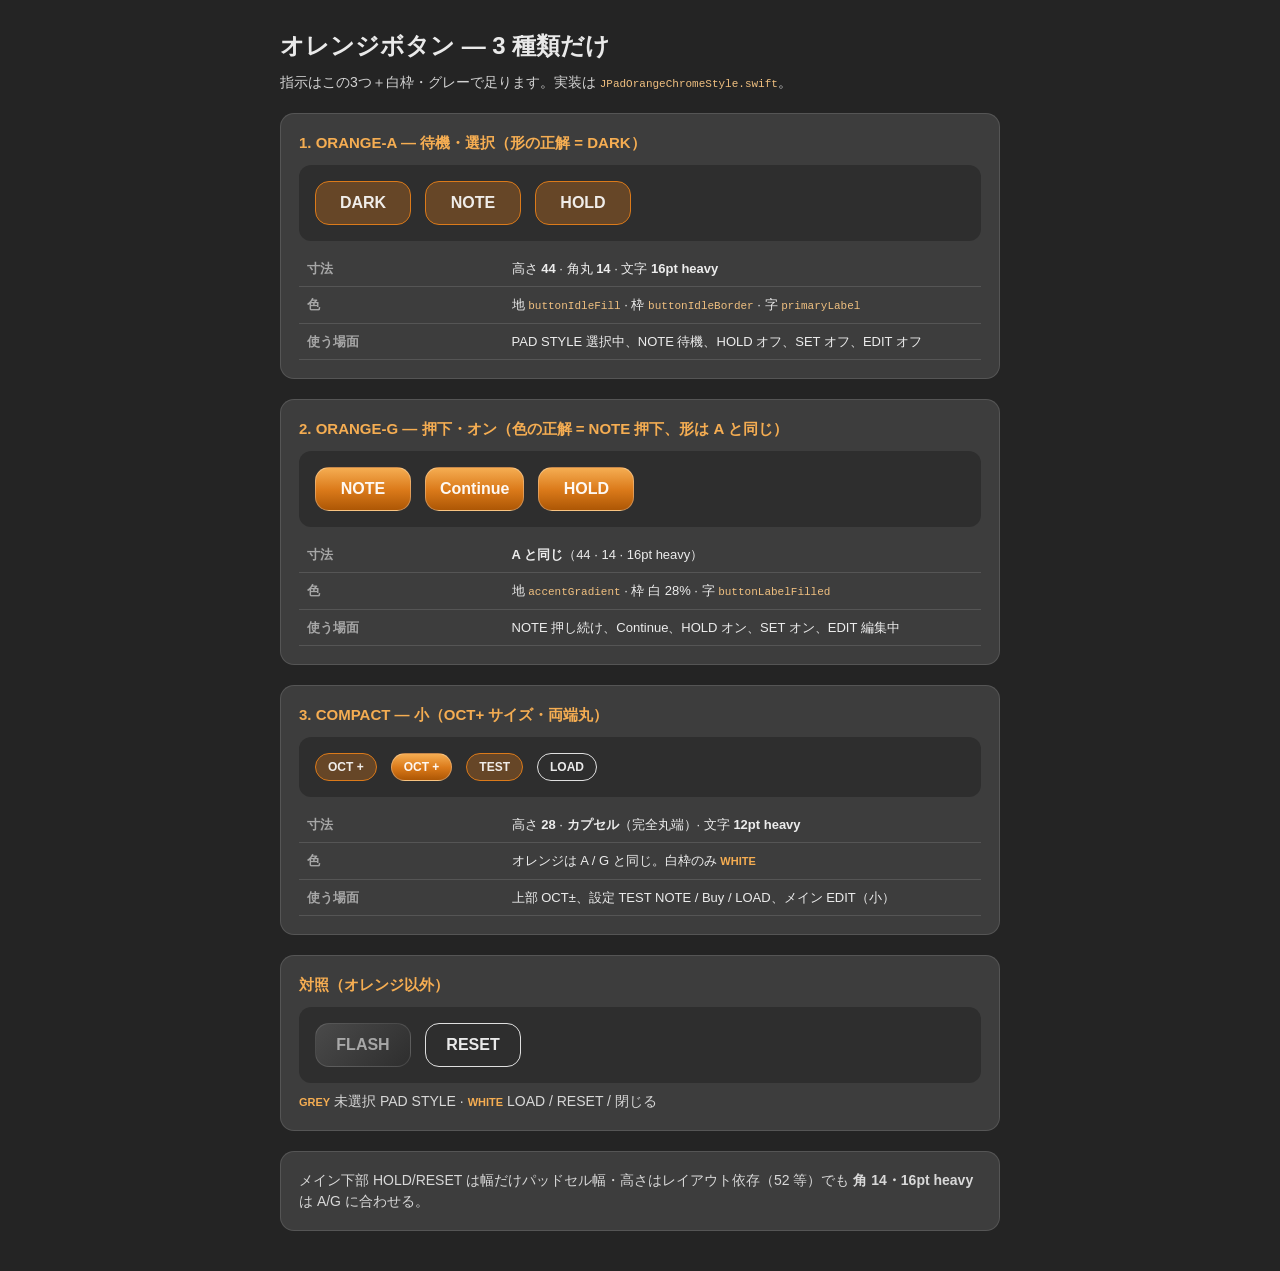
<file: mockups/jpad-orange-button-patterns.html>
<!doctype html>
<html lang="ja">
<head>
  <meta charset="utf-8">
  <meta name="viewport" content="width=device-width, initial-scale=1">
  <title>JPad オレンジボタン（統一仕様）</title>
  <style>
    :root {
      --app-bg: #333;
      --panel: #3d3d3d;
      --panel-border: rgba(255,255,255,.12);
      --text: rgba(255,255,255,.90);
      --muted: rgba(255,255,255,.80);
      --quiet: rgba(255,255,255,.55);
      --accent-light: #f5ad52;
      --accent-mid: #db7a1a;
      --accent-deep: #ad5705;
      --grad: linear-gradient(180deg, var(--accent-light) 0%, var(--accent-mid) 52%, var(--accent-deep) 100%);
      --idle-fill: rgba(219, 122, 26, 0.32);
      --idle-border: #db7a1a;
      --grey-grad: linear-gradient(135deg, #4a4a4a, #2e2e2e);
      --outline: rgba(255,255,255,.85);
      --r: 14px;
      --h-std: 44px;
      --h-sm: 28px;
      --fs-std: 16px;
      --fs-sm: 12px;
      font-family: -apple-system, BlinkMacSystemFont, "SF Pro Text", sans-serif;
    }
    * { box-sizing: border-box; }
    body { margin: 0; background: #242424; color: var(--text); padding: 28px 20px 40px; line-height: 1.5; }
    main { max-width: 720px; margin: 0 auto; display: grid; gap: 20px; }
    h1 { margin: 0; font-size: 24px; }
    h2 { margin: 0 0 10px; font-size: 15px; color: var(--accent-light); }
    p { margin: 8px 0 0; color: var(--muted); font-size: 14px; }
    .panel { background: var(--panel); border: 1px solid var(--panel-border); border-radius: 14px; padding: 18px; }
    .hero { display: flex; flex-wrap: wrap; gap: 14px; align-items: center; padding: 16px; background: rgba(0,0,0,.25); border-radius: 12px; }
    .btn {
      display: inline-flex; align-items: center; justify-content: center;
      font-weight: 800; border: 1px solid transparent; user-select: none;
    }
    .std { height: var(--h-std); min-width: 96px; padding: 0 14px; border-radius: var(--r); font-size: var(--fs-std); }
    .pill { height: var(--h-sm); padding: 0 12px; border-radius: 999px; font-size: var(--fs-sm); }
    .a { background: var(--idle-fill); border-color: var(--idle-border); color: var(--text); }
    .g { background: var(--grad); border-color: rgba(255,255,255,.28); color: rgba(255,255,255,.95); }
    .grey { background: var(--grey-grad); border-color: var(--panel-border); color: var(--quiet); }
    .white { background: transparent; border-color: var(--outline); color: var(--text); }
    table { width: 100%; border-collapse: collapse; font-size: 13px; margin-top: 10px; }
    th, td { text-align: left; padding: 8px; border-bottom: 1px solid var(--panel-border); vertical-align: top; }
    th { color: var(--quiet); width: 30%; }
    code { font-size: 11px; color: #f0c080; }
    .id { font-size: 11px; font-weight: 800; color: var(--accent-light); }
  </style>
</head>
<body>
  <main>
    <header>
      <h1>オレンジボタン — 3 種類だけ</h1>
      <p>指示はこの3つ＋白枠・グレーで足ります。実装は <code>JPadOrangeChromeStyle.swift</code>。</p>
    </header>

    <section class="panel">
      <h2>1. ORANGE-A — 待機・選択（形の正解 = DARK）</h2>
      <div class="hero">
        <span class="btn std a">DARK</span>
        <span class="btn std a">NOTE</span>
        <span class="btn std a">HOLD</span>
      </div>
      <table>
        <tr><th>寸法</th><td>高さ <strong>44</strong> · 角丸 <strong>14</strong> · 文字 <strong>16pt heavy</strong></td></tr>
        <tr><th>色</th><td>地 <code>buttonIdleFill</code> · 枠 <code>buttonIdleBorder</code> · 字 <code>primaryLabel</code></td></tr>
        <tr><th>使う場面</th><td>PAD STYLE 選択中、NOTE 待機、HOLD オフ、SET オフ、EDIT オフ</td></tr>
      </table>
    </section>

    <section class="panel">
      <h2>2. ORANGE-G — 押下・オン（色の正解 = NOTE 押下、形は A と同じ）</h2>
      <div class="hero">
        <span class="btn std g">NOTE</span>
        <span class="btn std g">Continue</span>
        <span class="btn std g">HOLD</span>
      </div>
      <table>
        <tr><th>寸法</th><td><strong>A と同じ</strong>（44 · 14 · 16pt heavy）</td></tr>
        <tr><th>色</th><td>地 <code>accentGradient</code> · 枠 白 28% · 字 <code>buttonLabelFilled</code></td></tr>
        <tr><th>使う場面</th><td>NOTE 押し続け、Continue、HOLD オン、SET オン、EDIT 編集中</td></tr>
      </table>
    </section>

    <section class="panel">
      <h2>3. COMPACT — 小（OCT+ サイズ・両端丸）</h2>
      <div class="hero">
        <span class="btn pill a">OCT +</span>
        <span class="btn pill g">OCT +</span>
        <span class="btn pill a">TEST</span>
        <span class="btn pill white">LOAD</span>
      </div>
      <table>
        <tr><th>寸法</th><td>高さ <strong>28</strong> · <strong>カプセル</strong>（完全丸端）· 文字 <strong>12pt heavy</strong></td></tr>
        <tr><th>色</th><td>オレンジは A / G と同じ。白枠のみ <span class="id">WHITE</span></td></tr>
        <tr><th>使う場面</th><td>上部 OCT±、設定 TEST NOTE / Buy / LOAD、メイン EDIT（小）</td></tr>
      </table>
    </section>

    <section class="panel">
      <h2>対照（オレンジ以外）</h2>
      <div class="hero">
        <span class="btn std grey">FLASH</span>
        <span class="btn std white">RESET</span>
      </div>
      <p><span class="id">GREY</span> 未選択 PAD STYLE · <span class="id">WHITE</span> LOAD / RESET / 閉じる</p>
    </section>

    <section class="panel" style="font-size:12px;color:var(--quiet)">
      <p style="margin:0">メイン下部 HOLD/RESET は幅だけパッドセル幅・高さはレイアウト依存（52 等）でも <strong>角 14・16pt heavy</strong> は A/G に合わせる。</p>
    </section>
  </main>
</body>
</html>
</file>
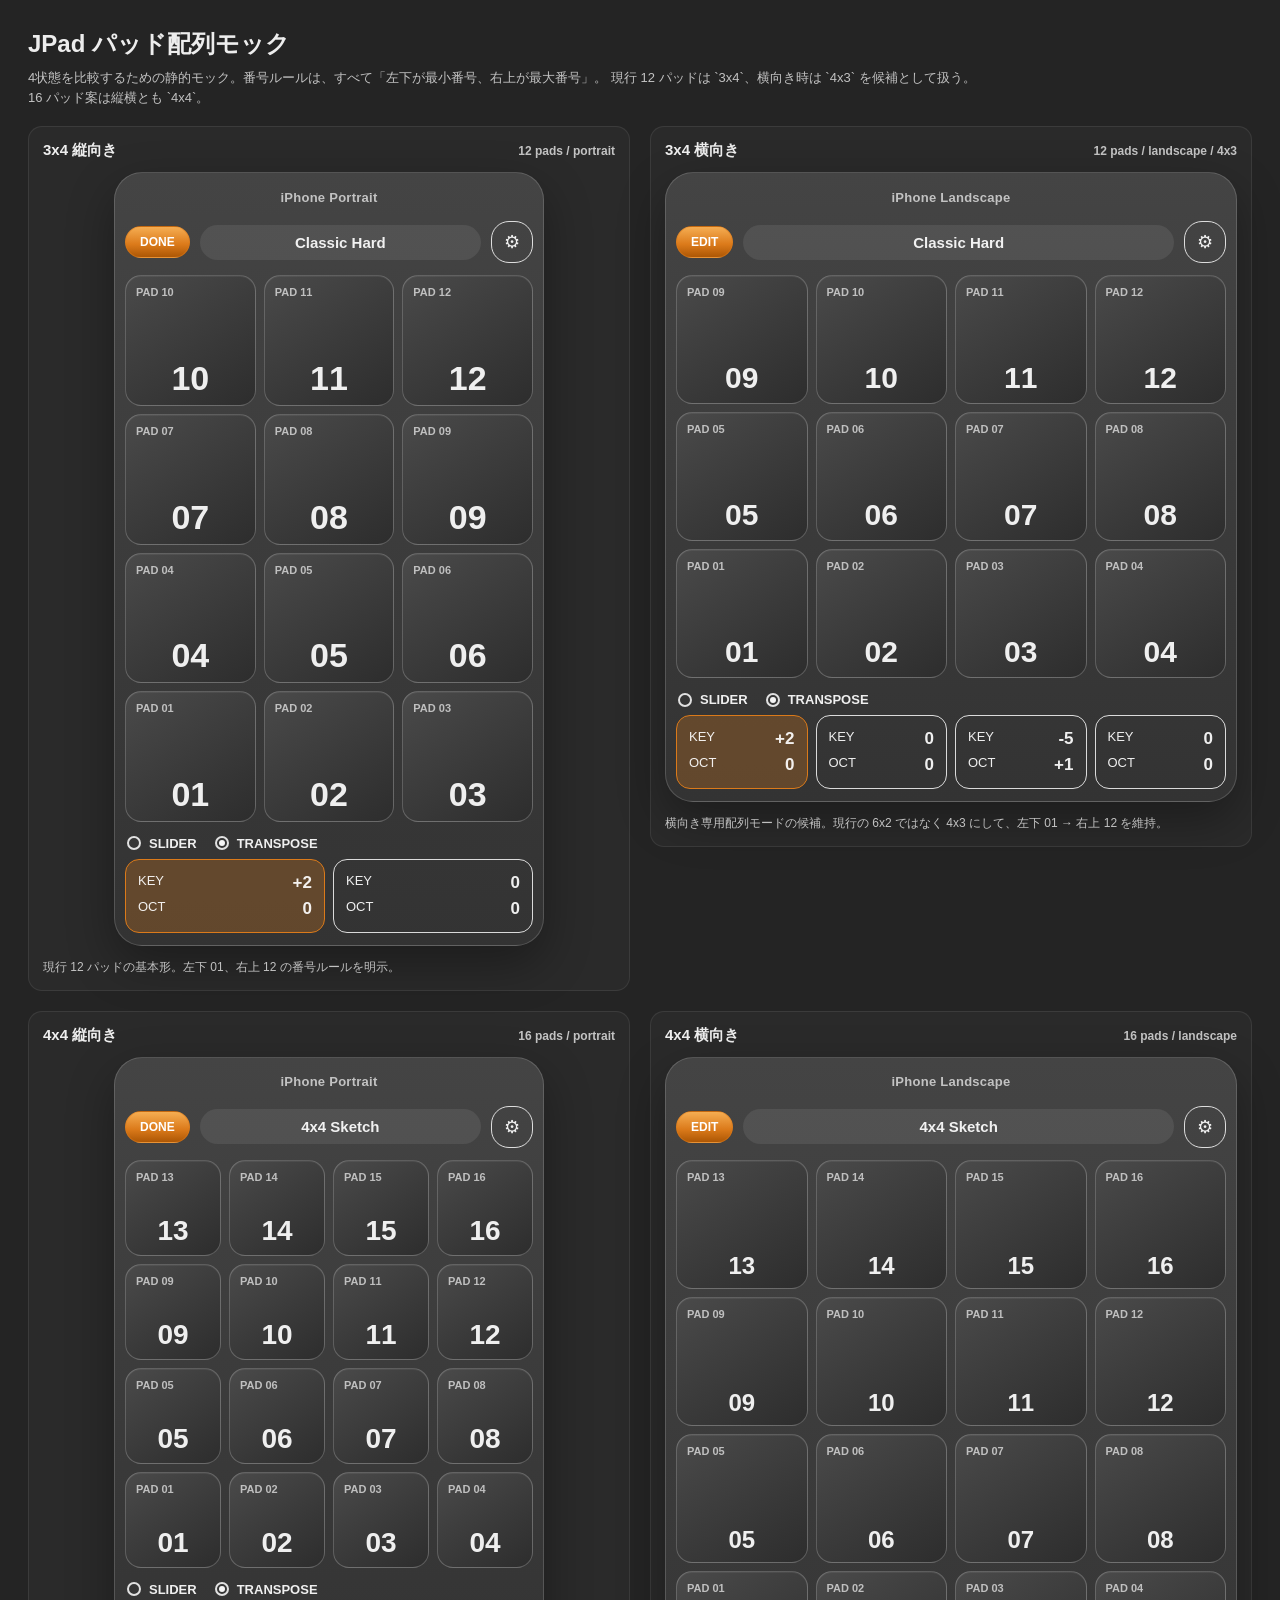
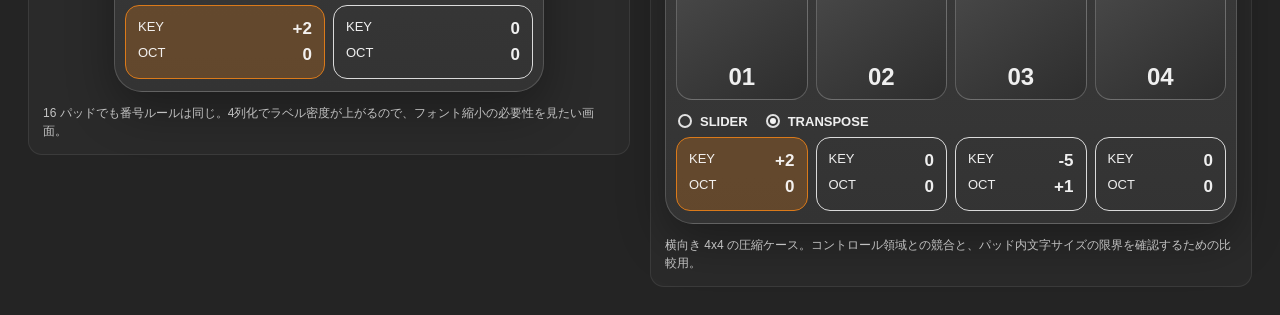
<file: mockups/jpad-pad-grid-layout-mockup.html>
<!doctype html>
<html lang="ja">
<head>
  <meta charset="utf-8">
  <meta name="viewport" content="width=device-width, initial-scale=1">
  <title>JPad Pad Grid Layout Mockup</title>
  <style>
    :root {
      --page-bg: #242424;
      --device-bg: #333333;
      --device-top: #444444;
      --panel: #3d3d3d;
      --panel-border: rgba(255,255,255,.14);
      --text: rgba(255,255,255,.92);
      --muted: rgba(255,255,255,.72);
      --pad-top: #4a4a4a;
      --pad-bottom: #2d2d2d;
      --pad-border: rgba(255,255,255,.22);
      --accent-light: #f5ad52;
      --accent-mid: #db7a1a;
      --accent-deep: #ad5705;
      --radius: 10px;
      --shadow: 0 18px 48px rgba(0,0,0,.32);
      font-family: -apple-system, BlinkMacSystemFont, "SF Pro Text", "Helvetica Neue", Arial, sans-serif;
    }

    * { box-sizing: border-box; }
    body {
      margin: 0;
      min-height: 100vh;
      background: var(--page-bg);
      color: var(--text);
      padding: 28px;
    }

    main {
      max-width: 1480px;
      margin: 0 auto;
      display: grid;
      gap: 18px;
    }

    h1 {
      margin: 0;
      font-size: 24px;
      font-weight: 800;
    }

    .note {
      margin: 8px 0 0;
      max-width: 960px;
      color: var(--muted);
      font-size: 13px;
      line-height: 1.55;
    }

    .gallery {
      display: grid;
      grid-template-columns: repeat(2, minmax(320px, 1fr));
      gap: 20px;
      align-items: start;
    }

    .card {
      background: rgba(255,255,255,.03);
      border: 1px solid rgba(255,255,255,.08);
      border-radius: 14px;
      padding: 14px;
      display: grid;
      gap: 12px;
    }

    .card-head {
      display: flex;
      align-items: baseline;
      justify-content: space-between;
      gap: 12px;
    }

    .card-title {
      margin: 0;
      font-size: 15px;
      font-weight: 800;
    }

    .card-meta {
      color: var(--muted);
      font-size: 12px;
      font-weight: 650;
      white-space: nowrap;
    }

    .device {
      background: linear-gradient(180deg, var(--device-top), var(--device-bg));
      border: 1px solid rgba(255,255,255,.16);
      border-radius: 28px;
      box-shadow: var(--shadow);
      overflow: hidden;
    }

    .device.phone {
      width: min(430px, 100%);
      justify-self: center;
    }

    .device.landscape {
      width: 100%;
    }

    .screen {
      padding: 10px 10px 12px;
      display: grid;
      gap: 10px;
    }

    .status {
      height: 28px;
      display: flex;
      align-items: center;
      justify-content: center;
      color: rgba(255,255,255,.68);
      font-size: 13px;
      font-weight: 700;
      letter-spacing: .02em;
    }

    .topbar {
      display: grid;
      grid-template-columns: auto 1fr auto;
      gap: 10px;
      align-items: center;
    }

    .done {
      padding: 8px 14px;
      border-radius: 18px;
      background: linear-gradient(180deg, var(--accent-light), var(--accent-mid) 58%, var(--accent-deep));
      color: #fff;
      font-size: 12px;
      font-weight: 800;
      border: 1px solid rgba(219,122,26,.5);
    }

    .preset {
      min-width: 0;
      padding: 9px 14px;
      border-radius: 999px;
      background: rgba(255,255,255,.08);
      text-align: center;
      font-size: 15px;
      font-weight: 800;
      white-space: nowrap;
      overflow: hidden;
      text-overflow: ellipsis;
    }

    .gear {
      width: 42px;
      height: 42px;
      border-radius: 18px;
      border: 1px solid rgba(255,255,255,.82);
      display: grid;
      place-items: center;
      font-size: 18px;
    }

    .grid-wrap {
      padding: 2px 0;
    }

    .pad-grid {
      display: grid;
      gap: 8px;
    }

    .grid-3x4-portrait { grid-template-columns: repeat(3, 1fr); }
    .grid-4x3-landscape { grid-template-columns: repeat(4, 1fr); }
    .grid-4x4 { grid-template-columns: repeat(4, 1fr); }

    .pad {
      aspect-ratio: 1 / 1;
      border-radius: 16px;
      border: 1.5px solid var(--pad-border);
      background: linear-gradient(145deg, var(--pad-top), var(--pad-bottom));
      padding: 10px;
      display: flex;
      flex-direction: column;
      justify-content: space-between;
      box-shadow: inset 0 1px 0 rgba(255,255,255,.06);
    }

    .pad-label {
      font-size: 11px;
      font-weight: 700;
      color: rgba(255,255,255,.66);
      text-align: left;
    }

    .pad-num {
      font-size: 34px;
      font-weight: 800;
      line-height: 1;
      align-self: center;
      letter-spacing: 0;
    }

    .grid-4x4 .pad-num {
      font-size: 28px;
    }

    .device.landscape .pad {
      aspect-ratio: 1.02 / 1;
    }

    .device.landscape .grid-4x3-landscape .pad-num {
      font-size: 30px;
    }

    .device.landscape .grid-4x4 .pad-num {
      font-size: 24px;
    }

    .control-strip {
      display: grid;
      gap: 8px;
    }

    .toggle-row {
      display: flex;
      gap: 18px;
      align-items: center;
      color: var(--text);
      font-size: 13px;
      font-weight: 800;
      padding: 2px 2px 0;
    }

    .toggle {
      display: flex;
      gap: 8px;
      align-items: center;
    }

    .radio {
      width: 14px;
      height: 14px;
      border-radius: 50%;
      border: 2px solid rgba(255,255,255,.85);
      display: inline-block;
    }

    .toggle.active .radio::after {
      content: "";
      display: block;
      width: 6px;
      height: 6px;
      margin: 2px;
      border-radius: 50%;
      background: rgba(255,255,255,.95);
    }

    .transport-row {
      display: grid;
      grid-template-columns: repeat(4, 1fr);
      gap: 8px;
    }

    .transport-row.compact {
      grid-template-columns: repeat(2, 1fr);
    }

    .trn {
      min-height: 74px;
      border-radius: 14px;
      border: 1.2px solid rgba(255,255,255,.82);
      padding: 10px 12px;
      display: grid;
      align-content: center;
      gap: 6px;
    }

    .trn.active {
      background: rgba(219,122,26,.28);
      border-color: var(--accent-mid);
    }

    .trn-line {
      display: flex;
      justify-content: space-between;
      gap: 12px;
      font-size: 13px;
      font-weight: 500;
    }

    .trn-value {
      font-size: 17px;
      font-weight: 700;
    }

    .footer-note {
      color: var(--muted);
      font-size: 12px;
      line-height: 1.5;
    }

    @media (max-width: 1060px) {
      .gallery {
        grid-template-columns: 1fr;
      }
    }
  </style>
</head>
<body>
  <main>
    <header>
      <h1>JPad パッド配列モック</h1>
      <p class="note">
        4状態を比較するための静的モック。番号ルールは、すべて「左下が最小番号、右上が最大番号」。
        現行 12 パッドは `3x4`、横向き時は `4x3` を候補として扱う。16 パッド案は縦横とも `4x4`。
      </p>
    </header>

    <section class="gallery">
      <article class="card">
        <div class="card-head">
          <h2 class="card-title">3x4 縦向き</h2>
          <div class="card-meta">12 pads / portrait</div>
        </div>
        <div class="device phone">
          <div class="screen">
            <div class="status">iPhone Portrait</div>
            <div class="topbar">
              <div class="done">DONE</div>
              <div class="preset">Classic Hard</div>
              <div class="gear">⚙</div>
            </div>
            <div class="grid-wrap">
              <div class="pad-grid grid-3x4-portrait">
                <div class="pad"><div class="pad-label">PAD 10</div><div class="pad-num">10</div></div>
                <div class="pad"><div class="pad-label">PAD 11</div><div class="pad-num">11</div></div>
                <div class="pad"><div class="pad-label">PAD 12</div><div class="pad-num">12</div></div>
                <div class="pad"><div class="pad-label">PAD 07</div><div class="pad-num">07</div></div>
                <div class="pad"><div class="pad-label">PAD 08</div><div class="pad-num">08</div></div>
                <div class="pad"><div class="pad-label">PAD 09</div><div class="pad-num">09</div></div>
                <div class="pad"><div class="pad-label">PAD 04</div><div class="pad-num">04</div></div>
                <div class="pad"><div class="pad-label">PAD 05</div><div class="pad-num">05</div></div>
                <div class="pad"><div class="pad-label">PAD 06</div><div class="pad-num">06</div></div>
                <div class="pad"><div class="pad-label">PAD 01</div><div class="pad-num">01</div></div>
                <div class="pad"><div class="pad-label">PAD 02</div><div class="pad-num">02</div></div>
                <div class="pad"><div class="pad-label">PAD 03</div><div class="pad-num">03</div></div>
              </div>
            </div>
            <div class="control-strip">
              <div class="toggle-row">
                <div class="toggle"><span class="radio"></span><span>SLIDER</span></div>
                <div class="toggle active"><span class="radio"></span><span>TRANSPOSE</span></div>
              </div>
              <div class="transport-row compact">
                <div class="trn active">
                  <div class="trn-line"><span>KEY</span><span class="trn-value">+2</span></div>
                  <div class="trn-line"><span>OCT</span><span class="trn-value">0</span></div>
                </div>
                <div class="trn">
                  <div class="trn-line"><span>KEY</span><span class="trn-value">0</span></div>
                  <div class="trn-line"><span>OCT</span><span class="trn-value">0</span></div>
                </div>
              </div>
            </div>
          </div>
        </div>
        <div class="footer-note">現行 12 パッドの基本形。左下 01、右上 12 の番号ルールを明示。</div>
      </article>

      <article class="card">
        <div class="card-head">
          <h2 class="card-title">3x4 横向き</h2>
          <div class="card-meta">12 pads / landscape / 4x3</div>
        </div>
        <div class="device landscape">
          <div class="screen">
            <div class="status">iPhone Landscape</div>
            <div class="topbar">
              <div class="done">EDIT</div>
              <div class="preset">Classic Hard</div>
              <div class="gear">⚙</div>
            </div>
            <div class="grid-wrap">
              <div class="pad-grid grid-4x3-landscape">
                <div class="pad"><div class="pad-label">PAD 09</div><div class="pad-num">09</div></div>
                <div class="pad"><div class="pad-label">PAD 10</div><div class="pad-num">10</div></div>
                <div class="pad"><div class="pad-label">PAD 11</div><div class="pad-num">11</div></div>
                <div class="pad"><div class="pad-label">PAD 12</div><div class="pad-num">12</div></div>
                <div class="pad"><div class="pad-label">PAD 05</div><div class="pad-num">05</div></div>
                <div class="pad"><div class="pad-label">PAD 06</div><div class="pad-num">06</div></div>
                <div class="pad"><div class="pad-label">PAD 07</div><div class="pad-num">07</div></div>
                <div class="pad"><div class="pad-label">PAD 08</div><div class="pad-num">08</div></div>
                <div class="pad"><div class="pad-label">PAD 01</div><div class="pad-num">01</div></div>
                <div class="pad"><div class="pad-label">PAD 02</div><div class="pad-num">02</div></div>
                <div class="pad"><div class="pad-label">PAD 03</div><div class="pad-num">03</div></div>
                <div class="pad"><div class="pad-label">PAD 04</div><div class="pad-num">04</div></div>
              </div>
            </div>
            <div class="control-strip">
              <div class="toggle-row">
                <div class="toggle"><span class="radio"></span><span>SLIDER</span></div>
                <div class="toggle active"><span class="radio"></span><span>TRANSPOSE</span></div>
              </div>
              <div class="transport-row">
                <div class="trn active">
                  <div class="trn-line"><span>KEY</span><span class="trn-value">+2</span></div>
                  <div class="trn-line"><span>OCT</span><span class="trn-value">0</span></div>
                </div>
                <div class="trn">
                  <div class="trn-line"><span>KEY</span><span class="trn-value">0</span></div>
                  <div class="trn-line"><span>OCT</span><span class="trn-value">0</span></div>
                </div>
                <div class="trn">
                  <div class="trn-line"><span>KEY</span><span class="trn-value">-5</span></div>
                  <div class="trn-line"><span>OCT</span><span class="trn-value">+1</span></div>
                </div>
                <div class="trn">
                  <div class="trn-line"><span>KEY</span><span class="trn-value">0</span></div>
                  <div class="trn-line"><span>OCT</span><span class="trn-value">0</span></div>
                </div>
              </div>
            </div>
          </div>
        </div>
        <div class="footer-note">横向き専用配列モードの候補。現行の 6x2 ではなく 4x3 にして、左下 01 → 右上 12 を維持。</div>
      </article>

      <article class="card">
        <div class="card-head">
          <h2 class="card-title">4x4 縦向き</h2>
          <div class="card-meta">16 pads / portrait</div>
        </div>
        <div class="device phone">
          <div class="screen">
            <div class="status">iPhone Portrait</div>
            <div class="topbar">
              <div class="done">DONE</div>
              <div class="preset">4x4 Sketch</div>
              <div class="gear">⚙</div>
            </div>
            <div class="grid-wrap">
              <div class="pad-grid grid-4x4">
                <div class="pad"><div class="pad-label">PAD 13</div><div class="pad-num">13</div></div>
                <div class="pad"><div class="pad-label">PAD 14</div><div class="pad-num">14</div></div>
                <div class="pad"><div class="pad-label">PAD 15</div><div class="pad-num">15</div></div>
                <div class="pad"><div class="pad-label">PAD 16</div><div class="pad-num">16</div></div>
                <div class="pad"><div class="pad-label">PAD 09</div><div class="pad-num">09</div></div>
                <div class="pad"><div class="pad-label">PAD 10</div><div class="pad-num">10</div></div>
                <div class="pad"><div class="pad-label">PAD 11</div><div class="pad-num">11</div></div>
                <div class="pad"><div class="pad-label">PAD 12</div><div class="pad-num">12</div></div>
                <div class="pad"><div class="pad-label">PAD 05</div><div class="pad-num">05</div></div>
                <div class="pad"><div class="pad-label">PAD 06</div><div class="pad-num">06</div></div>
                <div class="pad"><div class="pad-label">PAD 07</div><div class="pad-num">07</div></div>
                <div class="pad"><div class="pad-label">PAD 08</div><div class="pad-num">08</div></div>
                <div class="pad"><div class="pad-label">PAD 01</div><div class="pad-num">01</div></div>
                <div class="pad"><div class="pad-label">PAD 02</div><div class="pad-num">02</div></div>
                <div class="pad"><div class="pad-label">PAD 03</div><div class="pad-num">03</div></div>
                <div class="pad"><div class="pad-label">PAD 04</div><div class="pad-num">04</div></div>
              </div>
            </div>
            <div class="control-strip">
              <div class="toggle-row">
                <div class="toggle"><span class="radio"></span><span>SLIDER</span></div>
                <div class="toggle active"><span class="radio"></span><span>TRANSPOSE</span></div>
              </div>
              <div class="transport-row compact">
                <div class="trn active">
                  <div class="trn-line"><span>KEY</span><span class="trn-value">+2</span></div>
                  <div class="trn-line"><span>OCT</span><span class="trn-value">0</span></div>
                </div>
                <div class="trn">
                  <div class="trn-line"><span>KEY</span><span class="trn-value">0</span></div>
                  <div class="trn-line"><span>OCT</span><span class="trn-value">0</span></div>
                </div>
              </div>
            </div>
          </div>
        </div>
        <div class="footer-note">16 パッドでも番号ルールは同じ。4列化でラベル密度が上がるので、フォント縮小の必要性を見たい画面。</div>
      </article>

      <article class="card">
        <div class="card-head">
          <h2 class="card-title">4x4 横向き</h2>
          <div class="card-meta">16 pads / landscape</div>
        </div>
        <div class="device landscape">
          <div class="screen">
            <div class="status">iPhone Landscape</div>
            <div class="topbar">
              <div class="done">EDIT</div>
              <div class="preset">4x4 Sketch</div>
              <div class="gear">⚙</div>
            </div>
            <div class="grid-wrap">
              <div class="pad-grid grid-4x4">
                <div class="pad"><div class="pad-label">PAD 13</div><div class="pad-num">13</div></div>
                <div class="pad"><div class="pad-label">PAD 14</div><div class="pad-num">14</div></div>
                <div class="pad"><div class="pad-label">PAD 15</div><div class="pad-num">15</div></div>
                <div class="pad"><div class="pad-label">PAD 16</div><div class="pad-num">16</div></div>
                <div class="pad"><div class="pad-label">PAD 09</div><div class="pad-num">09</div></div>
                <div class="pad"><div class="pad-label">PAD 10</div><div class="pad-num">10</div></div>
                <div class="pad"><div class="pad-label">PAD 11</div><div class="pad-num">11</div></div>
                <div class="pad"><div class="pad-label">PAD 12</div><div class="pad-num">12</div></div>
                <div class="pad"><div class="pad-label">PAD 05</div><div class="pad-num">05</div></div>
                <div class="pad"><div class="pad-label">PAD 06</div><div class="pad-num">06</div></div>
                <div class="pad"><div class="pad-label">PAD 07</div><div class="pad-num">07</div></div>
                <div class="pad"><div class="pad-label">PAD 08</div><div class="pad-num">08</div></div>
                <div class="pad"><div class="pad-label">PAD 01</div><div class="pad-num">01</div></div>
                <div class="pad"><div class="pad-label">PAD 02</div><div class="pad-num">02</div></div>
                <div class="pad"><div class="pad-label">PAD 03</div><div class="pad-num">03</div></div>
                <div class="pad"><div class="pad-label">PAD 04</div><div class="pad-num">04</div></div>
              </div>
            </div>
            <div class="control-strip">
              <div class="toggle-row">
                <div class="toggle"><span class="radio"></span><span>SLIDER</span></div>
                <div class="toggle active"><span class="radio"></span><span>TRANSPOSE</span></div>
              </div>
              <div class="transport-row">
                <div class="trn active">
                  <div class="trn-line"><span>KEY</span><span class="trn-value">+2</span></div>
                  <div class="trn-line"><span>OCT</span><span class="trn-value">0</span></div>
                </div>
                <div class="trn">
                  <div class="trn-line"><span>KEY</span><span class="trn-value">0</span></div>
                  <div class="trn-line"><span>OCT</span><span class="trn-value">0</span></div>
                </div>
                <div class="trn">
                  <div class="trn-line"><span>KEY</span><span class="trn-value">-5</span></div>
                  <div class="trn-line"><span>OCT</span><span class="trn-value">+1</span></div>
                </div>
                <div class="trn">
                  <div class="trn-line"><span>KEY</span><span class="trn-value">0</span></div>
                  <div class="trn-line"><span>OCT</span><span class="trn-value">0</span></div>
                </div>
              </div>
            </div>
          </div>
        </div>
        <div class="footer-note">横向き 4x4 の圧縮ケース。コントロール領域との競合と、パッド内文字サイズの限界を確認するための比較用。</div>
      </article>
    </section>
  </main>
</body>
</html>
</file>
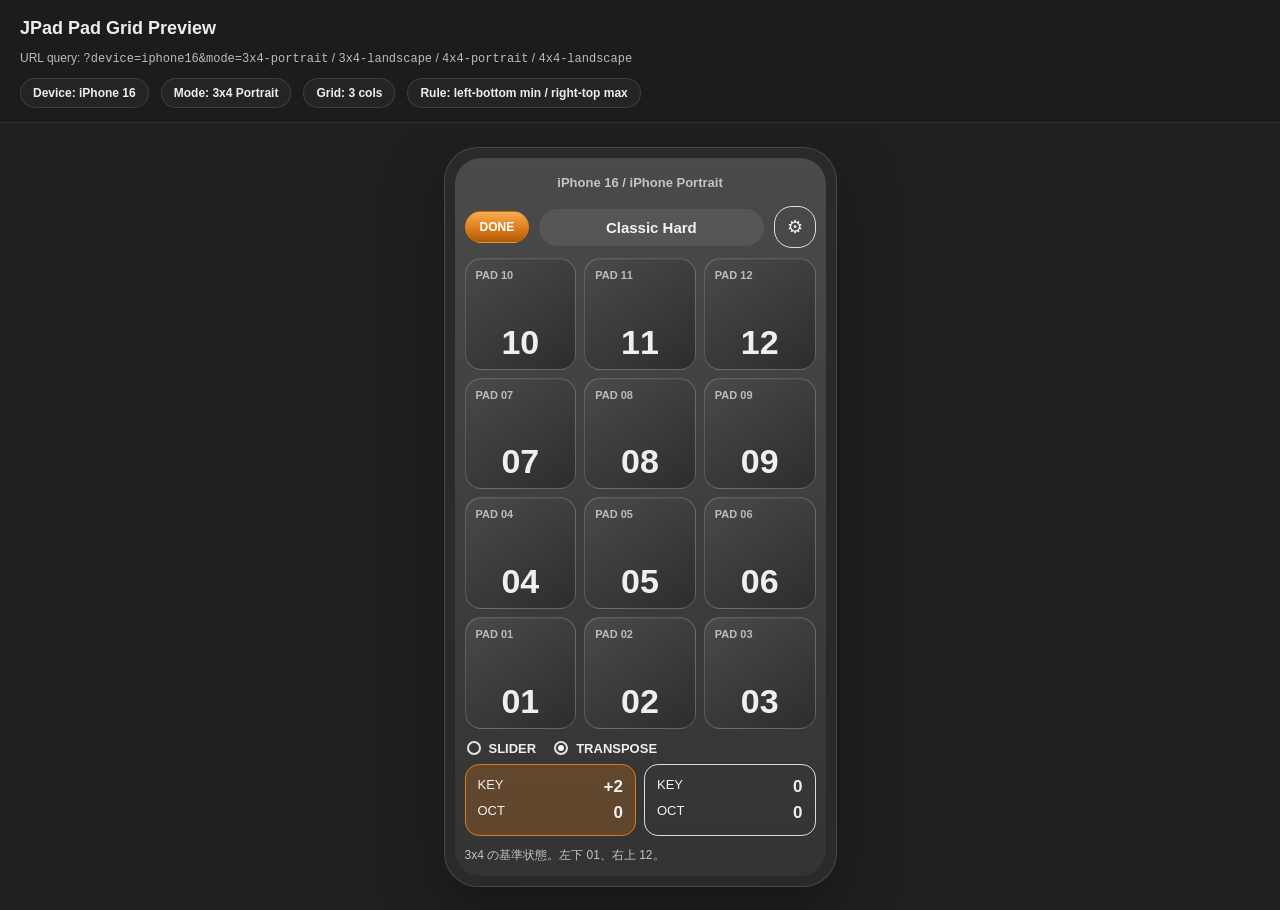
<file: mockups/jpad-pad-grid-layout-preview.html>
<!doctype html>
<html lang="ja">
<head>
  <meta charset="utf-8">
  <meta name="viewport" content="width=device-width, initial-scale=1">
  <title>JPad Pad Grid Preview</title>
  <style>
    :root {
      --page-bg: #202020;
      --chrome-bg: #2a2a2a;
      --screen-top: #4a4a4a;
      --screen-bottom: #333333;
      --panel: rgba(255,255,255,.04);
      --panel-border: rgba(255,255,255,.08);
      --text: rgba(255,255,255,.92);
      --muted: rgba(255,255,255,.7);
      --pad-top: #4a4a4a;
      --pad-bottom: #2d2d2d;
      --pad-border: rgba(255,255,255,.2);
      --accent-light: #f5ad52;
      --accent-mid: #db7a1a;
      --accent-deep: #ad5705;
      --shadow: 0 22px 64px rgba(0,0,0,.34);
      font-family: -apple-system, BlinkMacSystemFont, "SF Pro Text", "Helvetica Neue", Arial, sans-serif;
    }

    * { box-sizing: border-box; }
    body {
      margin: 0;
      min-height: 100vh;
      background: var(--page-bg);
      color: var(--text);
      display: grid;
      grid-template-rows: auto 1fr;
    }

    body.capture {
      grid-template-rows: 1fr;
    }

    .toolbar {
      padding: 18px 20px 14px;
      border-bottom: 1px solid rgba(255,255,255,.08);
      display: grid;
      gap: 10px;
      background: rgba(0,0,0,.12);
    }

    .toolbar h1 {
      margin: 0;
      font-size: 18px;
      font-weight: 800;
    }

    .toolbar p {
      margin: 0;
      color: var(--muted);
      font-size: 12px;
      line-height: 1.5;
    }

    .controls {
      display: flex;
      flex-wrap: wrap;
      gap: 8px 12px;
      align-items: center;
    }

    .chip {
      padding: 7px 12px;
      border-radius: 999px;
      border: 1px solid rgba(255,255,255,.12);
      background: rgba(255,255,255,.04);
      font-size: 12px;
      font-weight: 700;
    }

    .viewport {
      display: grid;
      place-items: center;
      padding: 24px;
      overflow: auto;
    }

    body.capture .toolbar {
      display: none;
    }

    body.capture .viewport {
      padding: 12px;
      overflow: hidden;
    }

    .device-frame {
      background: var(--chrome-bg);
      border: 1px solid rgba(255,255,255,.14);
      box-shadow: var(--shadow);
      overflow: hidden;
    }

    .device-frame.iphone16 {
      width: min(393px, calc(100vw - 48px));
      border-radius: 34px;
      padding: 10px;
    }

    .device-frame.ipad11 {
      width: min(834px, calc(100vw - 48px));
      border-radius: 28px;
      padding: 12px;
    }

    .screen {
      background: linear-gradient(180deg, var(--screen-top), var(--screen-bottom));
      border-radius: 26px;
      padding: 10px 10px 12px;
      display: grid;
      gap: 10px;
    }

    .device-frame.ipad11 .screen {
      border-radius: 20px;
      padding: 14px 14px 16px;
    }

    .status {
      height: 28px;
      display: grid;
      place-items: center;
      color: rgba(255,255,255,.68);
      font-size: 13px;
      font-weight: 700;
    }

    .topbar {
      display: grid;
      grid-template-columns: auto 1fr auto;
      gap: 10px;
      align-items: center;
    }

    .done {
      padding: 8px 14px;
      border-radius: 18px;
      background: linear-gradient(180deg, var(--accent-light), var(--accent-mid) 58%, var(--accent-deep));
      border: 1px solid rgba(219,122,26,.45);
      color: #fff;
      font-size: 12px;
      font-weight: 800;
    }

    .preset {
      min-width: 0;
      padding: 10px 14px;
      border-radius: 999px;
      background: rgba(255,255,255,.08);
      text-align: center;
      font-size: 15px;
      font-weight: 800;
      white-space: nowrap;
      overflow: hidden;
      text-overflow: ellipsis;
    }

    .gear {
      width: 42px;
      height: 42px;
      border-radius: 18px;
      border: 1px solid rgba(255,255,255,.82);
      display: grid;
      place-items: center;
      font-size: 18px;
    }

    .pad-grid {
      display: grid;
      gap: 8px;
    }

    .pad-grid.cols-3 { grid-template-columns: repeat(3, 1fr); }
    .pad-grid.cols-4 { grid-template-columns: repeat(4, 1fr); }

    .pad {
      aspect-ratio: 1 / 1;
      border-radius: 16px;
      border: 1.5px solid var(--pad-border);
      background: linear-gradient(145deg, var(--pad-top), var(--pad-bottom));
      padding: 10px;
      display: flex;
      flex-direction: column;
      justify-content: space-between;
      box-shadow: inset 0 1px 0 rgba(255,255,255,.05);
    }

    .pad-label {
      font-size: 11px;
      font-weight: 700;
      color: rgba(255,255,255,.64);
    }

    .pad-num {
      align-self: center;
      font-size: 34px;
      font-weight: 800;
      line-height: 1;
      letter-spacing: 0;
    }

    .size-compact .pad-num { font-size: 24px; }
    .size-medium .pad-num { font-size: 28px; }
    .size-large .pad-num { font-size: 34px; }

    .size-compact .pad-label { font-size: 10px; }
    .size-medium .pad-label { font-size: 10px; }
    .size-large .pad-label { font-size: 11px; }

    .control-strip {
      display: grid;
      gap: 8px;
    }

    .toggle-row {
      display: flex;
      gap: 18px;
      align-items: center;
      padding: 2px 2px 0;
      font-size: 13px;
      font-weight: 800;
    }

    .toggle {
      display: flex;
      align-items: center;
      gap: 8px;
    }

    .radio {
      width: 14px;
      height: 14px;
      border: 2px solid rgba(255,255,255,.86);
      border-radius: 50%;
      display: inline-block;
    }

    .toggle.active .radio::after {
      content: "";
      display: block;
      width: 6px;
      height: 6px;
      margin: 2px;
      border-radius: 50%;
      background: rgba(255,255,255,.96);
    }

    .transport {
      display: grid;
      gap: 8px;
    }

    .transport.compact { grid-template-columns: repeat(2, 1fr); }
    .transport.wide { grid-template-columns: repeat(4, 1fr); }

    .trn {
      min-height: 72px;
      border-radius: 14px;
      border: 1.2px solid rgba(255,255,255,.82);
      padding: 10px 12px;
      display: grid;
      align-content: center;
      gap: 6px;
    }

    .trn.active {
      background: rgba(219,122,26,.26);
      border-color: var(--accent-mid);
    }

    .trn-line {
      display: flex;
      justify-content: space-between;
      gap: 10px;
      font-size: 13px;
      font-weight: 500;
    }

    .trn-value {
      font-size: 17px;
      font-weight: 700;
    }

    .legend {
      color: var(--muted);
      font-size: 12px;
      line-height: 1.5;
    }
  </style>
</head>
<body>
  <div class="toolbar">
    <h1>JPad Pad Grid Preview</h1>
    <p>URL query: <code>?device=iphone16&mode=3x4-portrait</code> / <code>3x4-landscape</code> / <code>4x4-portrait</code> / <code>4x4-landscape</code></p>
    <div class="controls">
      <div class="chip" id="chip-device"></div>
      <div class="chip" id="chip-mode"></div>
      <div class="chip" id="chip-grid"></div>
      <div class="chip" id="chip-rule"></div>
    </div>
  </div>

  <div class="viewport">
    <div class="device-frame" id="device-frame">
      <div class="screen">
        <div class="status" id="status-label"></div>
        <div class="topbar">
          <div class="done" id="done-label">DONE</div>
          <div class="preset" id="preset-label">Classic Hard</div>
          <div class="gear">⚙</div>
        </div>
        <div class="pad-grid" id="pad-grid"></div>
        <div class="control-strip">
          <div class="toggle-row">
            <div class="toggle"><span class="radio"></span><span>SLIDER</span></div>
            <div class="toggle active"><span class="radio"></span><span>TRANSPOSE</span></div>
          </div>
          <div class="transport" id="transport-row">
            <div class="trn active">
              <div class="trn-line"><span>KEY</span><span class="trn-value">+2</span></div>
              <div class="trn-line"><span>OCT</span><span class="trn-value">0</span></div>
            </div>
            <div class="trn">
              <div class="trn-line"><span>KEY</span><span class="trn-value">0</span></div>
              <div class="trn-line"><span>OCT</span><span class="trn-value">0</span></div>
            </div>
            <div class="trn extra">
              <div class="trn-line"><span>KEY</span><span class="trn-value">-5</span></div>
              <div class="trn-line"><span>OCT</span><span class="trn-value">+1</span></div>
            </div>
            <div class="trn extra">
              <div class="trn-line"><span>KEY</span><span class="trn-value">0</span></div>
              <div class="trn-line"><span>OCT</span><span class="trn-value">0</span></div>
            </div>
          </div>
        </div>
        <div class="legend" id="legend"></div>
      </div>
    </div>
  </div>

  <script>
    const params = new URLSearchParams(window.location.search);
    const device = params.get('device') || 'iphone16';
    const mode = params.get('mode') || '3x4-portrait';
    const capture = params.get('capture') === '1';

    const configs = {
      '3x4-portrait': {
        title: '3x4 Portrait',
        status: 'iPhone Portrait',
        done: 'DONE',
        preset: 'Classic Hard',
        cols: 3,
        size: 'large',
        transport: 'compact',
        legend: '3x4 の基準状態。左下 01、右上 12。',
        pads: ['10','11','12','07','08','09','04','05','06','01','02','03']
      },
      '3x4-landscape': {
        title: '3x4 Landscape',
        status: 'Landscape / 4x3',
        done: 'EDIT',
        preset: 'Classic Hard',
        cols: 4,
        size: 'medium',
        transport: 'wide',
        legend: '横向き候補。4x3 表示で左下 01、右上 12。',
        pads: ['09','10','11','12','05','06','07','08','01','02','03','04']
      },
      '4x4-portrait': {
        title: '4x4 Portrait',
        status: 'Portrait / 4x4',
        done: 'DONE',
        preset: '4x4 Sketch',
        cols: 4,
        size: 'medium',
        transport: 'compact',
        legend: '16 パッド案。縦向きでも左下 01、右上 16。',
        pads: ['13','14','15','16','09','10','11','12','05','06','07','08','01','02','03','04']
      },
      '4x4-landscape': {
        title: '4x4 Landscape',
        status: 'Landscape / 4x4',
        done: 'EDIT',
        preset: '4x4 Sketch',
        cols: 4,
        size: 'compact',
        transport: 'wide',
        legend: '16 パッドの横向き案。コントロールとの干渉を確認するための圧縮状態。',
        pads: ['13','14','15','16','09','10','11','12','05','06','07','08','01','02','03','04']
      }
    };

    const config = configs[mode] || configs['3x4-portrait'];
    const isIPad = device === 'ipad11';

    if (capture) {
      document.body.classList.add('capture');
    }

    const frame = document.getElementById('device-frame');
    frame.classList.add(isIPad ? 'ipad11' : 'iphone16');

    document.getElementById('chip-device').textContent = isIPad ? 'Device: iPad 11-inch' : 'Device: iPhone 16';
    document.getElementById('chip-mode').textContent = `Mode: ${config.title}`;
    document.getElementById('chip-grid').textContent = `Grid: ${config.cols} cols`;
    document.getElementById('chip-rule').textContent = 'Rule: left-bottom min / right-top max';

    document.getElementById('status-label').textContent = isIPad ? `iPad 11-inch / ${config.status}` : `iPhone 16 / ${config.status}`;
    document.getElementById('done-label').textContent = config.done;
    document.getElementById('preset-label').textContent = config.preset;
    document.getElementById('legend').textContent = config.legend;

    const grid = document.getElementById('pad-grid');
    grid.classList.add(`cols-${config.cols}`, `size-${config.size}`);

    const transport = document.getElementById('transport-row');
    transport.classList.add(config.transport);
    if (config.transport === 'compact') {
      transport.querySelectorAll('.extra').forEach((node) => node.remove());
    }

    config.pads.forEach((num) => {
      const pad = document.createElement('div');
      pad.className = 'pad';
      pad.innerHTML = `<div class="pad-label">PAD ${num}</div><div class="pad-num">${num}</div>`;
      grid.appendChild(pad);
    });
  </script>
</body>
</html>
</file>
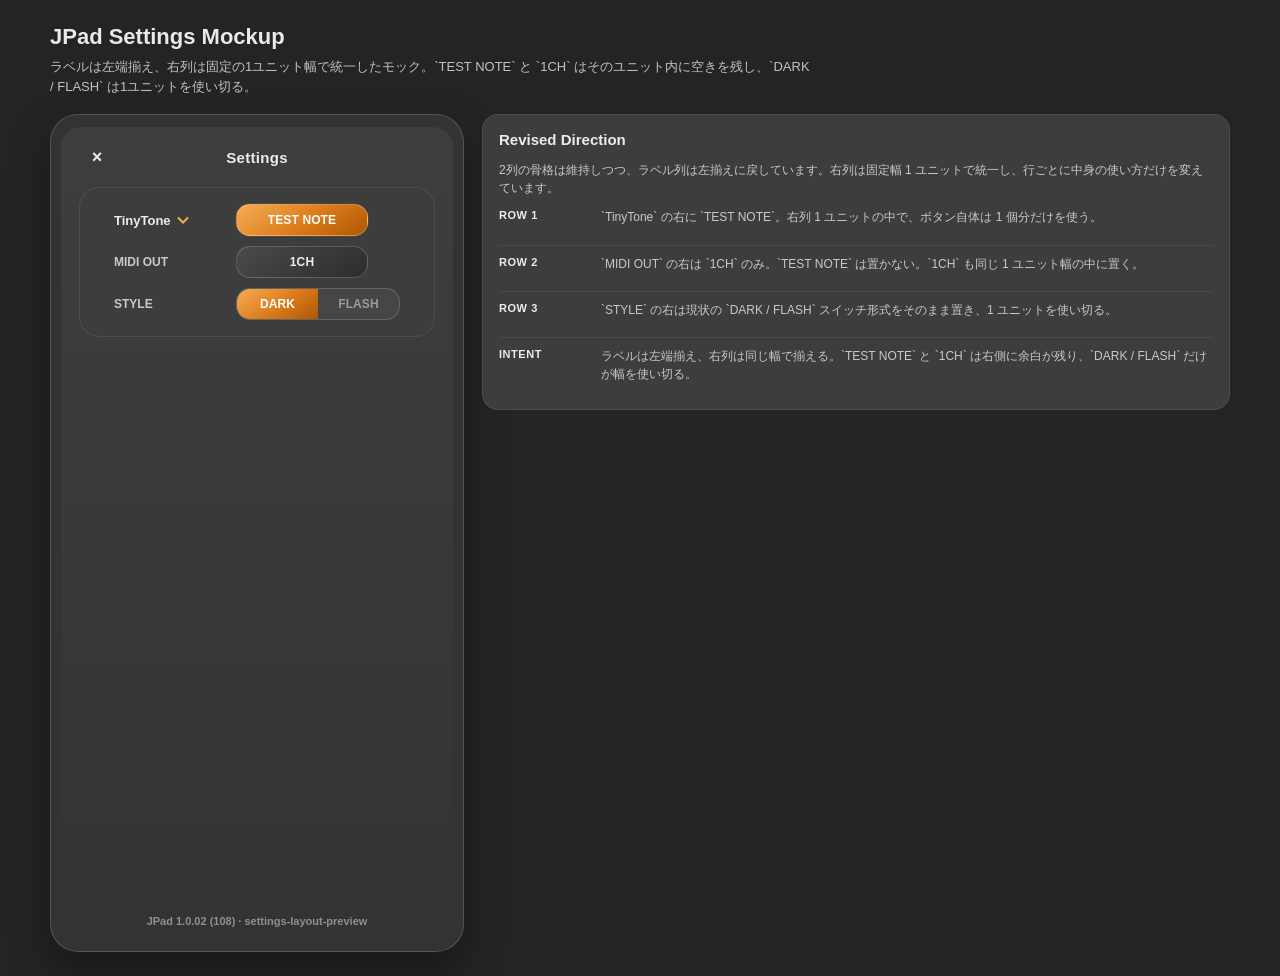
<file: mockups/jpad-settings-mockup.html>
<!doctype html>
<html lang="ja">
<head>
  <meta charset="utf-8">
  <meta name="viewport" content="width=device-width, initial-scale=1">
  <title>JPad Settings Mockup</title>
  <style>
    :root {
      --app-bg: #333333;
      --card: #3d3d3d;
      --card-border: rgba(255,255,255,.08);
      --text: rgba(255,255,255,.9);
      --muted: rgba(255,255,255,.72);
      --quiet: rgba(255,255,255,.46);
      --accent-a: #f5ad52;
      --accent-b: #db7a1a;
      --accent-c: #ad5705;
      --grey-fill: linear-gradient(145deg, #4a4a4a, #2d2d2d);
      --grey-border: rgba(255,255,255,.18);
      --radius-card: 20px;
      --radius-btn: 14px;
      --shadow: 0 18px 42px rgba(0,0,0,.35);
      font-family: -apple-system, BlinkMacSystemFont, "SF Pro Text", "Helvetica Neue", Arial, sans-serif;
    }

    * { box-sizing: border-box; }

    body {
      margin: 0;
      min-height: 100vh;
      padding: 24px;
      background: #242424;
      color: var(--text);
    }

    main {
      max-width: 1180px;
      margin: 0 auto;
      display: grid;
      gap: 18px;
    }

    h1 {
      margin: 0;
      font-size: 22px;
      line-height: 1.15;
    }

    .lead {
      margin: 8px 0 0;
      max-width: 760px;
      color: var(--muted);
      font-size: 13px;
      line-height: 1.5;
    }

    .layout {
      display: grid;
      grid-template-columns: 414px minmax(320px, 1fr);
      gap: 18px;
      align-items: start;
    }

    .phone {
      background: var(--app-bg);
      border: 1px solid rgba(255,255,255,.16);
      border-radius: 28px;
      padding: 12px 10px;
      box-shadow: var(--shadow);
    }

    .screen {
      min-height: 812px;
      border-radius: 20px;
      background: linear-gradient(180deg, #3e3e3e, #333333);
      padding: 12px 0 10px;
      display: grid;
      grid-template-rows: auto 1fr auto;
      gap: 12px;
    }

    .topbar {
      display: grid;
      grid-template-columns: 36px 1fr 36px;
      align-items: center;
      padding: 0 18px;
    }

    .close {
      width: 36px;
      height: 36px;
      display: grid;
      place-items: center;
      font-size: 18px;
      font-weight: 700;
      color: var(--text);
    }

    .title {
      text-align: center;
      font-size: 15px;
      font-weight: 700;
      letter-spacing: .02em;
    }

    .body {
      padding: 0 18px;
      display: grid;
      gap: 12px;
      align-content: start;
    }

    .card {
      background: var(--card);
      border: 1px solid var(--card-border);
      border-radius: var(--radius-card);
      padding: 16px;
      display: grid;
      gap: 10px;
    }

    .settings-matrix {
      width: min(286px, 100%);
      justify-self: center;
      display: grid;
      grid-template-columns: 102px 164px;
      column-gap: 20px;
      row-gap: 10px;
      align-items: center;
    }

    .menu-label {
      display: inline-flex;
      align-items: center;
      gap: 6px;
      min-width: 0;
      font-size: 13px;
      font-weight: 800;
      color: var(--text);
      white-space: nowrap;
      justify-content: flex-start;
    }

    .menu-label svg {
      width: 12px;
      height: 12px;
      stroke: var(--accent-a);
      fill: none;
      stroke-width: 2;
      flex: 0 0 auto;
    }

    .label {
      font-size: 12px;
      font-weight: 800;
      color: var(--muted);
      line-height: 1;
      white-space: nowrap;
      text-align: left;
    }

    .value-slot {
      width: 164px;
      display: flex;
      align-items: center;
      justify-content: flex-start;
    }

    .value-grey {
      width: 132px;
      height: 32px;
      padding: 0 12px;
      border-radius: var(--radius-btn);
      background: var(--grey-fill);
      border: 1px solid var(--grey-border);
      display: inline-flex;
      align-items: center;
      justify-content: center;
      color: var(--text);
      font-size: 12px;
      font-weight: 800;
      letter-spacing: .01em;
      white-space: nowrap;
    }

    .value-orange {
      width: 132px;
      height: 32px;
      padding: 0 14px;
      border-radius: var(--radius-btn);
      background: linear-gradient(145deg, var(--accent-a), var(--accent-b) 55%, var(--accent-c));
      border: 1px solid rgba(255,255,255,.24);
      display: inline-flex;
      align-items: center;
      justify-content: center;
      color: #fff;
      font-size: 12px;
      font-weight: 800;
      letter-spacing: .01em;
      white-space: nowrap;
      box-shadow: 0 0 0 1px rgba(245,173,82,.08);
    }

    .segmented {
      width: 164px;
      height: 32px;
      border-radius: var(--radius-btn);
      border: 1px solid rgba(255,255,255,.16);
      background: rgba(255,255,255,.05);
      overflow: hidden;
      display: grid;
      grid-template-columns: 1fr 1fr;
    }

    .segmented span {
      display: grid;
      place-items: center;
      font-size: 12px;
      font-weight: 800;
      color: var(--quiet);
      letter-spacing: .01em;
    }

    .segmented span.active {
      background: linear-gradient(145deg, var(--accent-a), var(--accent-b) 55%, var(--accent-c));
      color: #fff;
    }

    .footer {
      padding: 0 18px;
      text-align: center;
      color: var(--quiet);
      font-size: 11px;
      font-weight: 600;
      line-height: 1.4;
    }

    .notes {
      background: var(--card);
      border: 1px solid var(--card-border);
      border-radius: 16px;
      padding: 16px;
      display: grid;
      gap: 12px;
    }

    .notes h2 {
      margin: 0;
      font-size: 15px;
      line-height: 1.2;
    }

    .notes p {
      margin: 0;
      color: var(--muted);
      font-size: 12px;
      line-height: 1.5;
    }

    .spec {
      display: grid;
      gap: 8px;
    }

    .spec-row {
      display: grid;
      grid-template-columns: 92px 1fr;
      gap: 10px;
      align-items: start;
      padding: 10px 0;
      border-top: 1px solid rgba(255,255,255,.07);
    }

    .spec-row:first-child {
      border-top: 0;
      padding-top: 0;
    }

    .spec-key {
      font-size: 11px;
      font-weight: 800;
      color: var(--text);
      letter-spacing: .05em;
      text-transform: uppercase;
    }

    .spec-value {
      color: var(--muted);
      font-size: 12px;
      line-height: 1.45;
    }

    @media (max-width: 920px) {
      body { padding: 16px; }
      .layout { grid-template-columns: 1fr; }
      .phone { max-width: 414px; }
    }
  </style>
</head>
<body>
  <main>
    <header>
      <h1>JPad Settings Mockup</h1>
      <p class="lead">ラベルは左端揃え、右列は固定の1ユニット幅で統一したモック。`TEST NOTE` と `1CH` はそのユニット内に空きを残し、`DARK / FLASH` は1ユニットを使い切る。</p>
    </header>

    <section class="layout">
      <div class="phone">
        <div class="screen">
          <div class="topbar">
            <div class="close">×</div>
            <div class="title">Settings</div>
            <div></div>
          </div>

          <div class="body">
            <div class="card">
              <div class="settings-matrix">
                <div class="menu-label">
                  <span>TinyTone</span>
                  <svg viewBox="0 0 12 8" aria-hidden="true">
                    <path d="M1 1.5 6 6.5 11 1.5"></path>
                  </svg>
                </div>
                <div class="value-slot">
                  <div class="value-orange">TEST NOTE</div>
                </div>

                <div class="label">MIDI OUT</div>
                <div class="value-slot">
                  <div class="value-grey">1CH</div>
                </div>

                <div class="label">STYLE</div>
                <div class="segmented" aria-label="STYLE">
                  <span class="active">DARK</span>
                  <span>FLASH</span>
                </div>
              </div>
            </div>
          </div>

          <div class="footer">JPad 1.0.02 (108) · settings-layout-preview</div>
        </div>
      </div>

      <div class="notes">
        <h2>Revised Direction</h2>
        <p>2列の骨格は維持しつつ、ラベル列は左揃えに戻しています。右列は固定幅 1 ユニットで統一し、行ごとに中身の使い方だけを変えています。</p>

        <div class="spec">
          <div class="spec-row">
            <div class="spec-key">Row 1</div>
            <div class="spec-value">`TinyTone` の右に `TEST NOTE`。右列 1 ユニットの中で、ボタン自体は 1 個分だけを使う。</div>
          </div>

          <div class="spec-row">
            <div class="spec-key">Row 2</div>
            <div class="spec-value">`MIDI OUT` の右は `1CH` のみ。`TEST NOTE` は置かない。`1CH` も同じ 1 ユニット幅の中に置く。</div>
          </div>

          <div class="spec-row">
            <div class="spec-key">Row 3</div>
            <div class="spec-value">`STYLE` の右は現状の `DARK / FLASH` スイッチ形式をそのまま置き、1 ユニットを使い切る。</div>
          </div>

          <div class="spec-row">
            <div class="spec-key">Intent</div>
            <div class="spec-value">ラベルは左端揃え、右列は同じ幅で揃える。`TEST NOTE` と `1CH` は右側に余白が残り、`DARK / FLASH` だけが幅を使い切る。</div>
          </div>
        </div>
      </div>
    </section>
  </main>
</body>
</html>
</file>
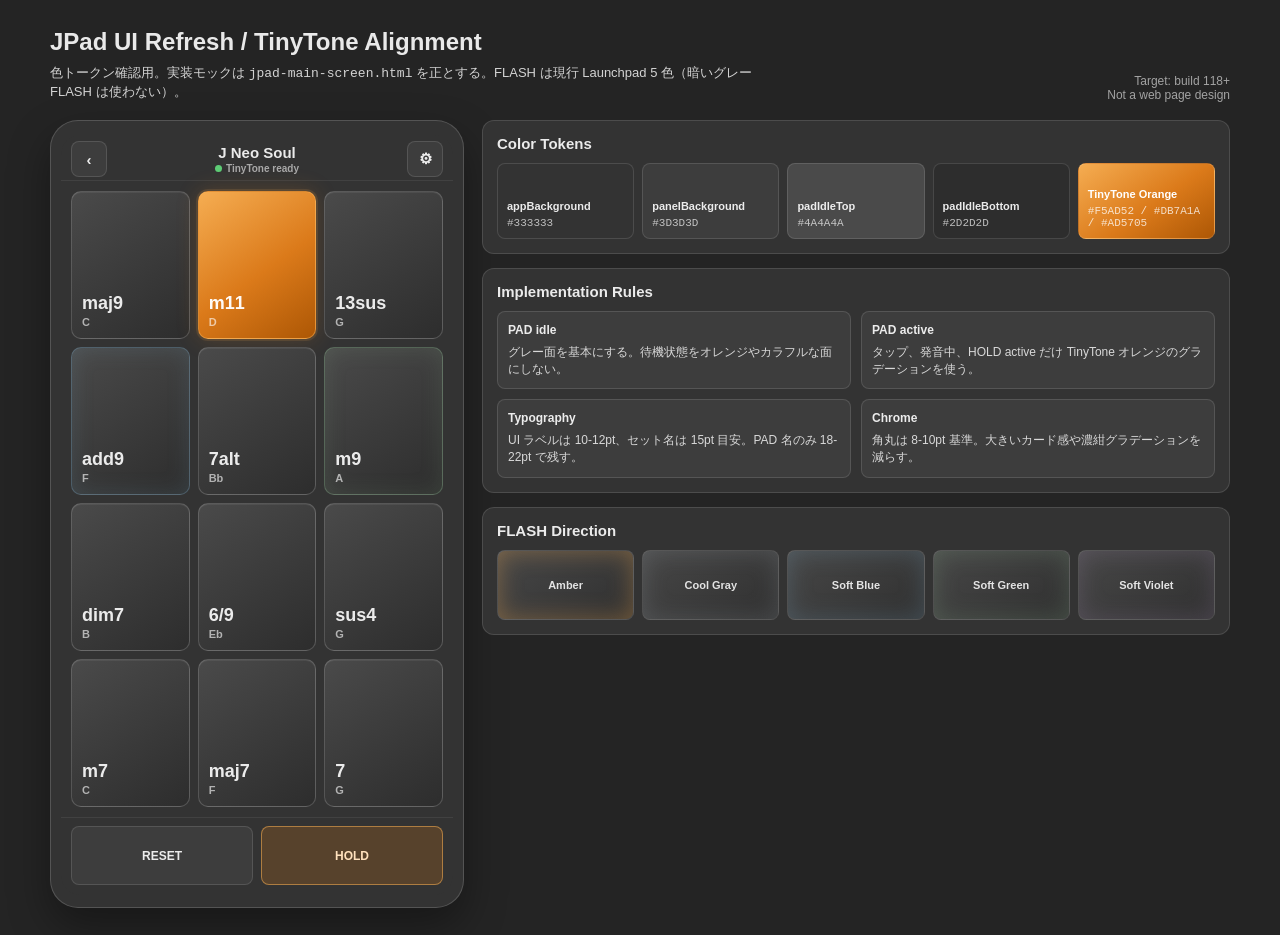
<file: mockups/jpad-tinytone-color-direction.html>
<!doctype html>
<html lang="ja">
<head>
  <meta charset="utf-8">
  <meta name="viewport" content="width=device-width, initial-scale=1">
  <title>JPad TinyTone UI Direction</title>
  <style>
    :root {
      --app-bg: #333333;
      --panel: #3d3d3d;
      --panel-2: #454545;
      --panel-border: rgba(255,255,255,.12);
      --text: rgba(255,255,255,.90);
      --muted: rgba(255,255,255,.80);
      --quiet: rgba(255,255,255,.58);
      --pad-top: #4a4a4a;
      --pad-bottom: #2d2d2d;
      --pad-border: rgba(255,255,255,.18);
      --accent-light: #f5ad52;
      --accent-mid: #db7a1a;
      --accent-deep: #ad5705;
      --green: #5dcc75;
      --radius: 8px;
      font-family: -apple-system, BlinkMacSystemFont, "SF Pro Text", "Helvetica Neue", Arial, sans-serif;
    }

    * { box-sizing: border-box; }

    body {
      margin: 0;
      min-height: 100vh;
      background: #242424;
      color: var(--text);
      padding: 28px;
    }

    main {
      max-width: 1180px;
      margin: 0 auto;
      display: grid;
      gap: 18px;
    }

    header {
      display: flex;
      justify-content: space-between;
      gap: 18px;
      align-items: end;
    }

    h1 {
      margin: 0;
      font-size: 24px;
      line-height: 1.15;
      letter-spacing: 0;
    }

    .note {
      margin: 8px 0 0;
      color: var(--muted);
      font-size: 13px;
      line-height: 1.45;
      max-width: 720px;
    }

    .meta {
      color: var(--quiet);
      font-size: 12px;
      text-align: right;
      white-space: nowrap;
    }

    .layout {
      display: grid;
      grid-template-columns: minmax(360px, 414px) minmax(360px, 1fr);
      gap: 18px;
      align-items: start;
    }

    .phone {
      background: var(--app-bg);
      border: 1px solid rgba(255,255,255,.16);
      border-radius: 28px;
      padding: 14px 10px 12px;
      box-shadow: 0 18px 42px rgba(0,0,0,.35);
    }

    .screen {
      height: 760px;
      border-radius: 20px;
      overflow: hidden;
      background: var(--app-bg);
      display: grid;
      grid-template-rows: 46px 1fr 78px;
    }

    .topbar {
      display: grid;
      grid-template-columns: 36px 1fr 36px;
      align-items: center;
      gap: 8px;
      padding: 6px 10px;
      border-bottom: 1px solid rgba(255,255,255,.07);
    }

    .icon-btn {
      width: 36px;
      height: 36px;
      border-radius: var(--radius);
      border: 1px solid var(--panel-border);
      background: var(--panel);
      color: var(--text);
      display: grid;
      place-items: center;
      font-size: 15px;
      font-weight: 700;
    }

    .set-name {
      min-width: 0;
      text-align: center;
      font-size: 15px;
      font-weight: 700;
      line-height: 1.15;
    }

    .status {
      color: var(--quiet);
      font-size: 10px;
      margin-top: 2px;
      font-weight: 600;
    }

    .dot {
      display: inline-block;
      width: 7px;
      height: 7px;
      margin-right: 4px;
      border-radius: 50%;
      background: var(--green);
      vertical-align: 0;
    }

    .pad-grid {
      padding: 10px;
      display: grid;
      grid-template-columns: repeat(3, 1fr);
      grid-auto-rows: 1fr;
      gap: 8px;
    }

    .pad {
      border-radius: 10px;
      border: 1.25px solid var(--pad-border);
      background: linear-gradient(145deg, var(--pad-top), var(--pad-bottom));
      padding: 10px;
      display: flex;
      flex-direction: column;
      justify-content: end;
      min-height: 0;
      box-shadow: inset 0 1px 0 rgba(255,255,255,.06);
    }

    .pad.active {
      color: rgba(255,255,255,.96);
      border-color: rgba(245,173,82,.54);
      background: linear-gradient(145deg, var(--accent-light), var(--accent-mid) 55%, var(--accent-deep));
      box-shadow: 0 0 0 2px rgba(245,173,82,.12), 0 0 22px rgba(219,122,26,.22);
    }

    .pad.flash-blue {
      border-color: rgba(118,158,184,.42);
      box-shadow: inset 0 0 22px rgba(118,158,184,.18);
    }

    .pad.flash-green {
      border-color: rgba(135,174,139,.42);
      box-shadow: inset 0 0 22px rgba(135,174,139,.16);
    }

    .pad-title {
      font-size: 18px;
      line-height: 1.08;
      font-weight: 800;
      letter-spacing: 0;
    }

    .pad-sub {
      margin-top: 3px;
      color: rgba(255,255,255,.62);
      font-size: 11px;
      font-weight: 650;
    }

    .bottom {
      padding: 8px 10px 10px;
      border-top: 1px solid rgba(255,255,255,.07);
      display: grid;
      grid-template-columns: 1fr 1fr;
      gap: 8px;
      align-items: stretch;
    }

    .action {
      border: 1px solid var(--panel-border);
      border-radius: var(--radius);
      background: var(--panel);
      color: var(--text);
      font-size: 12px;
      font-weight: 750;
      display: grid;
      place-items: center;
    }

    .action.hold {
      border-color: rgba(245,173,82,.55);
      color: #ffe1bd;
      background: rgba(219,122,26,.22);
    }

    .panel {
      background: var(--app-bg);
      border: 1px solid rgba(255,255,255,.12);
      border-radius: 12px;
      padding: 14px;
    }

    h2 {
      margin: 0 0 10px;
      font-size: 15px;
      line-height: 1.2;
    }

    .swatches {
      display: grid;
      grid-template-columns: repeat(5, minmax(110px, 1fr));
      gap: 8px;
    }

    .swatch {
      min-height: 76px;
      border-radius: var(--radius);
      border: 1px solid var(--panel-border);
      padding: 9px;
      background: var(--fill);
      color: var(--label, var(--text));
      display: flex;
      flex-direction: column;
      justify-content: end;
    }

    .swatch strong {
      font-size: 11px;
      line-height: 1.2;
    }

    .swatch code {
      margin-top: 4px;
      color: currentColor;
      opacity: .76;
      font-size: 11px;
    }

    .rules {
      display: grid;
      grid-template-columns: repeat(2, minmax(260px, 1fr));
      gap: 10px;
    }

    .rule {
      background: var(--panel);
      border: 1px solid var(--panel-border);
      border-radius: var(--radius);
      padding: 10px;
      font-size: 12px;
      line-height: 1.45;
      color: var(--muted);
    }

    .rule b {
      display: block;
      color: var(--text);
      font-size: 12px;
      margin-bottom: 4px;
    }

    .flash-row {
      display: grid;
      grid-template-columns: repeat(5, 1fr);
      gap: 8px;
    }

    .flash {
      height: 70px;
      border-radius: var(--radius);
      border: 1px solid rgba(255,255,255,.14);
      background: linear-gradient(145deg, #474747, #303030);
      box-shadow: inset 0 0 24px var(--glow);
      display: grid;
      place-items: center;
      color: rgba(255,255,255,.86);
      font-size: 11px;
      font-weight: 750;
    }

    @media (max-width: 860px) {
      body { padding: 16px; }
      header { display: block; }
      .meta { text-align: left; margin-top: 8px; }
      .layout { grid-template-columns: 1fr; }
      .phone { max-width: 414px; }
      .swatches { grid-template-columns: repeat(2, minmax(120px, 1fr)); }
      .rules { grid-template-columns: 1fr; }
    }
  </style>
</head>
<body>
  <main>
    <header>
      <div>
        <h1>JPad UI Refresh / TinyTone Alignment</h1>
        <p class="note">色トークン確認用。実装モックは <code>jpad-main-screen.html</code> を正とする。FLASH は現行 Launchpad 5 色（暗いグレー FLASH は使わない）。</p>
      </div>
      <div class="meta">Target: build 118+<br>Not a web page design</div>
    </header>

    <section class="layout">
      <div class="phone">
        <div class="screen">
          <div class="topbar">
            <div class="icon-btn">‹</div>
            <div class="set-name">
              J Neo Soul
              <div class="status"><span class="dot"></span>TinyTone ready</div>
            </div>
            <div class="icon-btn">⚙</div>
          </div>

          <div class="pad-grid">
            <div class="pad"><div class="pad-title">maj9</div><div class="pad-sub">C</div></div>
            <div class="pad active"><div class="pad-title">m11</div><div class="pad-sub">D</div></div>
            <div class="pad"><div class="pad-title">13sus</div><div class="pad-sub">G</div></div>
            <div class="pad flash-blue"><div class="pad-title">add9</div><div class="pad-sub">F</div></div>
            <div class="pad"><div class="pad-title">7alt</div><div class="pad-sub">Bb</div></div>
            <div class="pad flash-green"><div class="pad-title">m9</div><div class="pad-sub">A</div></div>
            <div class="pad"><div class="pad-title">dim7</div><div class="pad-sub">B</div></div>
            <div class="pad"><div class="pad-title">6/9</div><div class="pad-sub">Eb</div></div>
            <div class="pad"><div class="pad-title">sus4</div><div class="pad-sub">G</div></div>
            <div class="pad"><div class="pad-title">m7</div><div class="pad-sub">C</div></div>
            <div class="pad"><div class="pad-title">maj7</div><div class="pad-sub">F</div></div>
            <div class="pad"><div class="pad-title">7</div><div class="pad-sub">G</div></div>
          </div>

          <div class="bottom">
            <div class="action">RESET</div>
            <div class="action hold">HOLD</div>
          </div>
        </div>
      </div>

      <div style="display:grid; gap:14px;">
        <section class="panel">
          <h2>Color Tokens</h2>
          <div class="swatches">
            <div class="swatch" style="--fill:#333333"><strong>appBackground</strong><code>#333333</code></div>
            <div class="swatch" style="--fill:#3d3d3d"><strong>panelBackground</strong><code>#3D3D3D</code></div>
            <div class="swatch" style="--fill:#4a4a4a"><strong>padIdleTop</strong><code>#4A4A4A</code></div>
            <div class="swatch" style="--fill:#2d2d2d"><strong>padIdleBottom</strong><code>#2D2D2D</code></div>
            <div class="swatch" style="--fill:linear-gradient(145deg,#f5ad52,#db7a1a 55%,#ad5705);--label:#fff"><strong>TinyTone Orange</strong><code>#F5AD52 / #DB7A1A / #AD5705</code></div>
          </div>
        </section>

        <section class="panel">
          <h2>Implementation Rules</h2>
          <div class="rules">
            <div class="rule"><b>PAD idle</b>グレー面を基本にする。待機状態をオレンジやカラフルな面にしない。</div>
            <div class="rule"><b>PAD active</b>タップ、発音中、HOLD active だけ TinyTone オレンジのグラデーションを使う。</div>
            <div class="rule"><b>Typography</b>UI ラベルは 10-12pt、セット名は 15pt 目安。PAD 名のみ 18-22pt で残す。</div>
            <div class="rule"><b>Chrome</b>角丸は 8-10pt 基準。大きいカード感や濃紺グラデーションを減らす。</div>
          </div>
        </section>

        <section class="panel">
          <h2>FLASH Direction</h2>
          <div class="flash-row">
            <div class="flash" style="--glow:rgba(245,173,82,.34)">Amber</div>
            <div class="flash" style="--glow:rgba(155,165,172,.24)">Cool Gray</div>
            <div class="flash" style="--glow:rgba(118,158,184,.28)">Soft Blue</div>
            <div class="flash" style="--glow:rgba(135,174,139,.26)">Soft Green</div>
            <div class="flash" style="--glow:rgba(161,139,178,.24)">Soft Violet</div>
          </div>
        </section>
      </div>
    </section>
  </main>
</body>
</html>
</file>
<file: web/jcstore/css/style.css>
:root {
  color-scheme: dark;
  --bg: #0c0d10;
  --panel: #15171c;
  --panel-border: #2a2f3a;
  --text: #e8eaef;
  --muted: #9aa3b5;
  --accent: #eb7028;
  --accent-dim: #c24f12;
  --pad: #1e222b;
  --pad-active: #2f6fed;
  --pad-border: #3a4150;
  --radius: 12px;
  --font: "SF Pro Text", "Hiragino Sans", system-ui, sans-serif;
}

*,
*::before,
*::after {
  box-sizing: border-box;
}

body {
  margin: 0;
  min-height: 100vh;
  font-family: var(--font);
  background: radial-gradient(ellipse 120% 80% at 50% -20%, #2a1810 0%, var(--bg) 55%);
  color: var(--text);
  line-height: 1.5;
}

.site-header {
  padding: 2rem 1.25rem 1rem;
  text-align: center;
}

.brand {
  display: inline-flex;
  align-items: baseline;
  gap: 0.5rem;
}

.brand-mark {
  font-size: 1.75rem;
  font-weight: 700;
  letter-spacing: -0.02em;
}

.brand-sub {
  font-size: 1rem;
  font-weight: 500;
  color: var(--accent);
  text-transform: lowercase;
}

.tagline {
  margin: 0.35rem 0 0;
  color: var(--muted);
  font-size: 0.95rem;
}

.layout {
  max-width: 720px;
  margin: 0 auto;
  padding: 0 1rem 3rem;
}

.panel {
  background: var(--panel);
  border: 1px solid var(--panel-border);
  border-radius: var(--radius);
  padding: 1rem 1.15rem;
  margin-bottom: 1.25rem;
}

.intro p {
  margin: 0 0 0.75rem;
  color: var(--muted);
  font-size: 0.92rem;
}

.intro-title {
  margin: 0 0 0.65rem;
  font-size: 1.15rem;
  font-weight: 700;
  color: var(--text);
}

.intro-lead {
  margin: 0 0 0.65rem;
  color: var(--muted);
  font-size: 0.92rem;
}

.intro-lead-en {
  font-size: 0.86rem;
  opacity: 0.92;
}

.steps {
  margin: 0.75rem 0 1rem;
  padding-left: 1.2rem;
  color: var(--muted);
  font-size: 0.88rem;
}

.steps li {
  margin-bottom: 0.35rem;
}

.steps strong {
  color: var(--text);
}

.tagline-en {
  margin: 0.2rem 0 0;
  color: var(--muted);
  font-size: 0.85rem;
}

.intro p:last-child {
  margin-bottom: 0;
}

.intro strong {
  color: var(--text);
}

.midi-status {
  font-size: 0.82rem;
  font-family: ui-monospace, monospace;
  padding: 0.45rem 0.6rem;
  border-radius: 8px;
  background: #0a0b0e;
  border: 1px solid var(--panel-border);
}

.midi-status.ok {
  color: #7ddea0;
}

.midi-status.warn {
  color: #e8c07a;
}

.catalog {
  display: flex;
  flex-direction: column;
  gap: 0.85rem;
}

.loading,
.error {
  text-align: center;
  color: var(--muted);
  padding: 2rem;
}

.error {
  color: #f0a0a0;
}

.preset-card {
  background: var(--panel);
  border: 1px solid var(--panel-border);
  border-radius: var(--radius);
  overflow: hidden;
}

.preset-card summary {
  list-style: none;
  cursor: pointer;
  padding: 1rem 1.15rem;
  display: flex;
  flex-wrap: wrap;
  align-items: center;
  gap: 0.5rem 1rem;
}

.preset-card summary::-webkit-details-marker {
  display: none;
}

.preset-card summary::after {
  content: "›";
  margin-left: auto;
  font-size: 1.25rem;
  color: var(--muted);
  transition: transform 0.15s ease;
}

.preset-card[open] summary::after {
  transform: rotate(90deg);
}

.preset-title {
  font-size: 1.1rem;
  font-weight: 600;
  margin: 0;
}

.preset-id {
  font-size: 0.75rem;
  font-family: ui-monospace, monospace;
  color: var(--accent);
  background: #0f1420;
  padding: 0.15rem 0.45rem;
  border-radius: 6px;
}

.preset-desc {
  flex: 1 1 100%;
  margin: 0;
  font-size: 0.88rem;
  color: var(--muted);
}

.preset-body {
  padding: 0 1rem 1rem;
  border-top: 1px solid var(--panel-border);
}

.pad-grid {
  display: grid;
  grid-template-columns: repeat(4, 1fr);
  gap: 0.45rem;
  margin-top: 0.85rem;
}

@media (max-width: 420px) {
  .pad-grid {
    grid-template-columns: repeat(3, 1fr);
  }
}

.pad-btn {
  appearance: none;
  border: 1px solid var(--pad-border);
  background: var(--pad);
  color: var(--text);
  border-radius: 10px;
  min-height: 3.1rem;
  padding: 0.35rem 0.25rem;
  font: inherit;
  font-size: 0.72rem;
  line-height: 1.2;
  cursor: pointer;
  touch-action: manipulation;
  transition: background 0.1s, border-color 0.1s, transform 0.08s;
}

.pad-btn:hover {
  border-color: var(--accent-dim);
}

.pad-btn:active,
.pad-btn.playing {
  background: var(--pad-active);
  border-color: var(--accent);
  transform: scale(0.97);
}

.pad-btn .pad-root {
  display: block;
  font-weight: 600;
  font-size: 0.78rem;
  margin-bottom: 0.15rem;
}

.pad-hint {
  margin: 0.65rem 0 0;
  font-size: 0.78rem;
  color: var(--muted);
}

.site-footer {
  text-align: center;
  padding: 1.5rem 1rem 2rem;
  color: var(--muted);
  font-size: 0.8rem;
}

.site-footer code {
  color: var(--accent);
}

.footer-meta {
  margin-top: 0.35rem;
  font-size: 0.72rem;
  opacity: 0.85;
}

.preset-date {
  font-size: 0.72rem;
  color: var(--muted);
  margin-left: auto;
}
</file>
